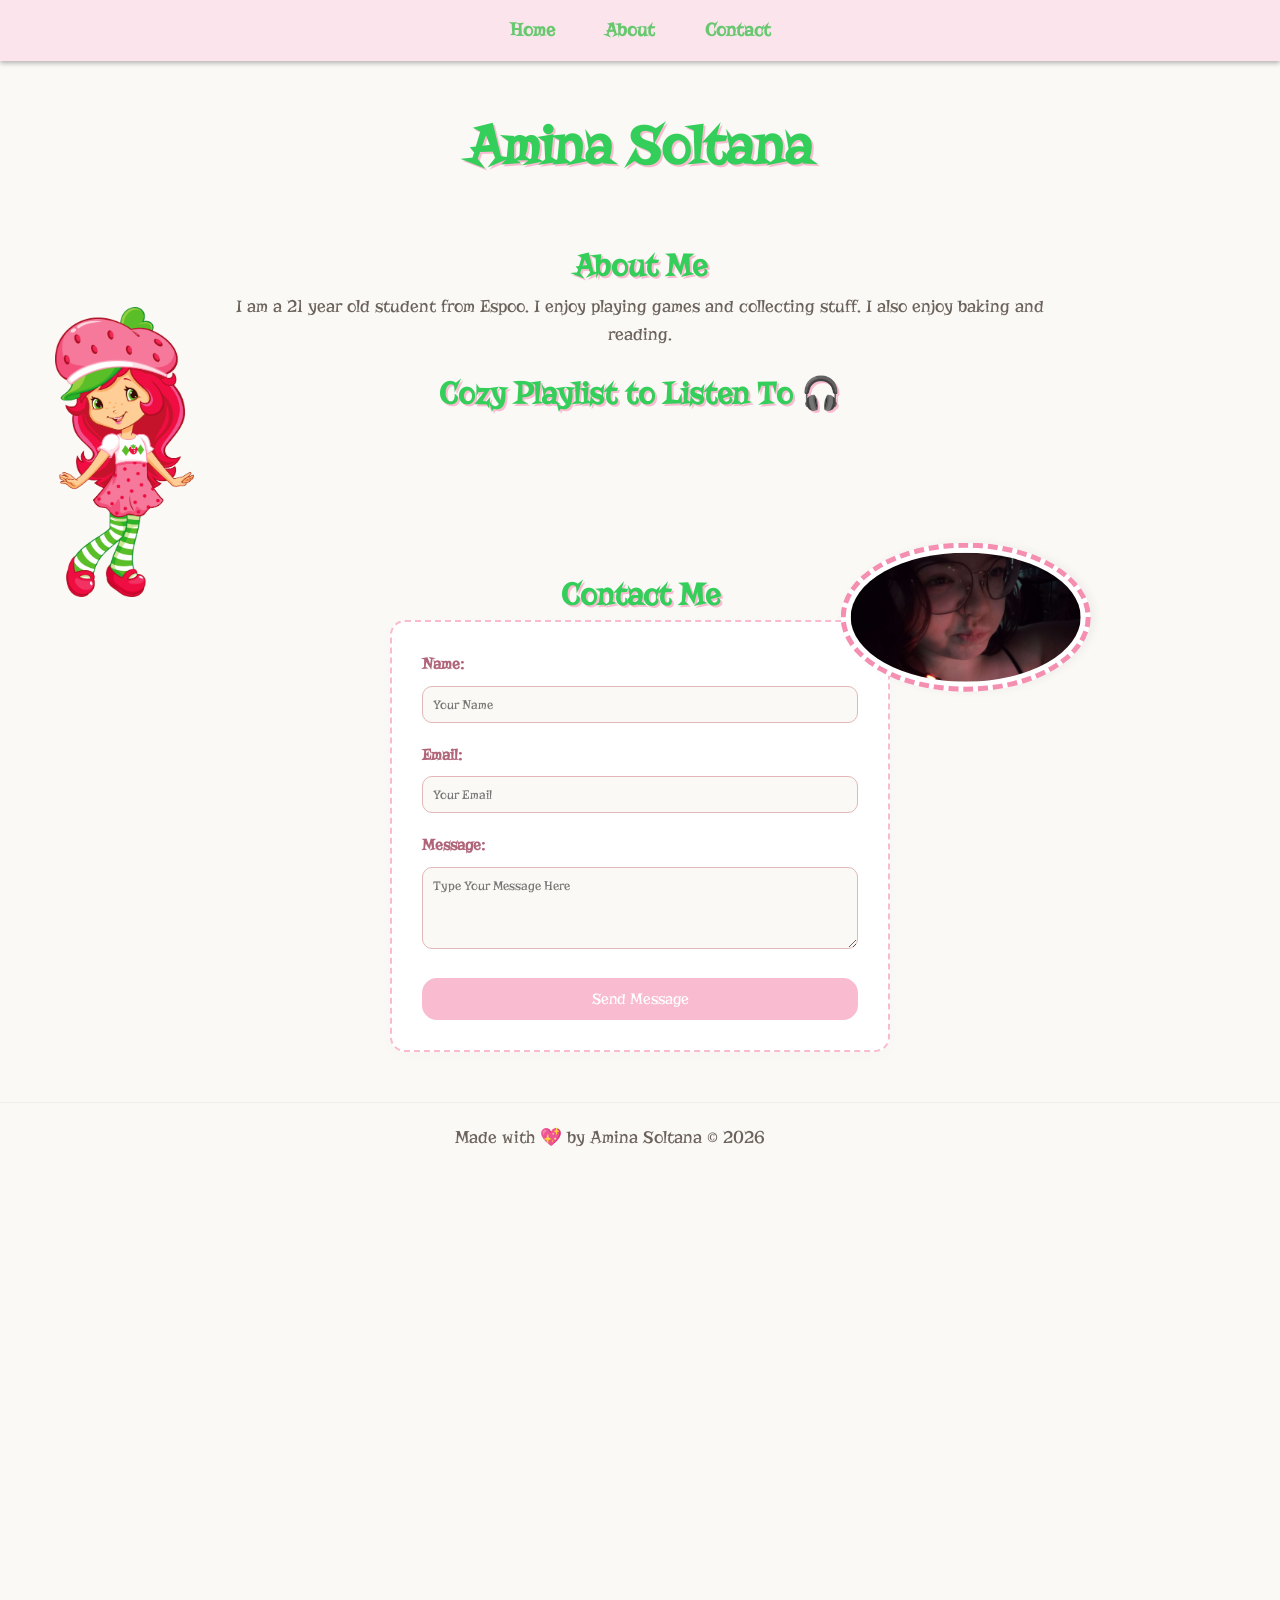
<file: Workshop01/index.html>
<!DOCTYPE html>
<html lang="en">
<head>
    <meta charset="UTF-8">
    <meta name="viewport" content="width=device-width, initial-scale=1.0">
    <!-- TODO: Add a descriptive title for your page -->

    <title> My Personal Website </title>
    
    <!-- Laurea favicon -->
    <link rel="icon" href="./Laurea_favicon.png" type="image/png">
    <link rel="preconnect" href="https://fonts.googleapis.com">
    <link rel="preconnect" href="https://fonts.gstatic.com" crossorigin>
    <link href="https://fonts.googleapis.com/css2?family=Risque&display=swap" rel="stylesheet">
    <link rel="stylesheet" href="./css/styles.css">
</head>
<body>
   <nav>
        <ul>
            <li><a href="#home">Home</a></li>
            <li><a href="#about">About</a></li>
            <li><a href="#contact">Contact</a></li>
        </ul>
    </nav>

<main>
    <section id="home">
        <h1>Amina Soltana</h1>  
    </section>
        
        <!-- TODO Task 1 & 3: Add an about section -->
    <section id="about">
        <h2>About Me</h2>
        <p>I am a 21 year old student from Espoo. I enjoy playing games and collecting stuff. I also enjoy baking and reading.</p>

    <section id="music">
        <h2>Cozy Playlist to Listen To 🎧</h2>
        <iframe src="https://open.spotify.com/embed/playlist/07zafP7Ow42ZRFSGGLlkO4?si=890ae82a9a9a42a0" width="80%" height="100" frameborder="0" align="center" allowfullscreen=""></iframe></section> 
</section>
    </section>
        
        <!-- TODO Task 4: Add contact form section here -->
        <section id="contact">
            <h2>Contact Me</h2>
            <form>
                <label for="name">Name:</label>
                <input type="text" id="name" name="name" placeholder="Your Name" required>

                <label for="email">Email:</label>
                <input type="email" id="email" name="email" placeholder="Your Email" required>

                <label for="message">Message:</label>
                <textarea id="message" name="message" placeholder="Type Your Message Here" rows="4" required></textarea>

                <button type="submit">Send Message</button>
            </form>
        </section>

    <img class="profile-image" src="Pictures/AminaSoltana.jpg" alt="Amina Soltana">
    <img class="Strawberry" src="Pictures/Strawberry.png" alt="Strawberry">
</main>
    
    <!-- Optional: Add a footer -->
    <footer>
        <p>Made with 💖 by Amina Soltana © 2026</p>
    </footer>
</body>
</html>
</file>
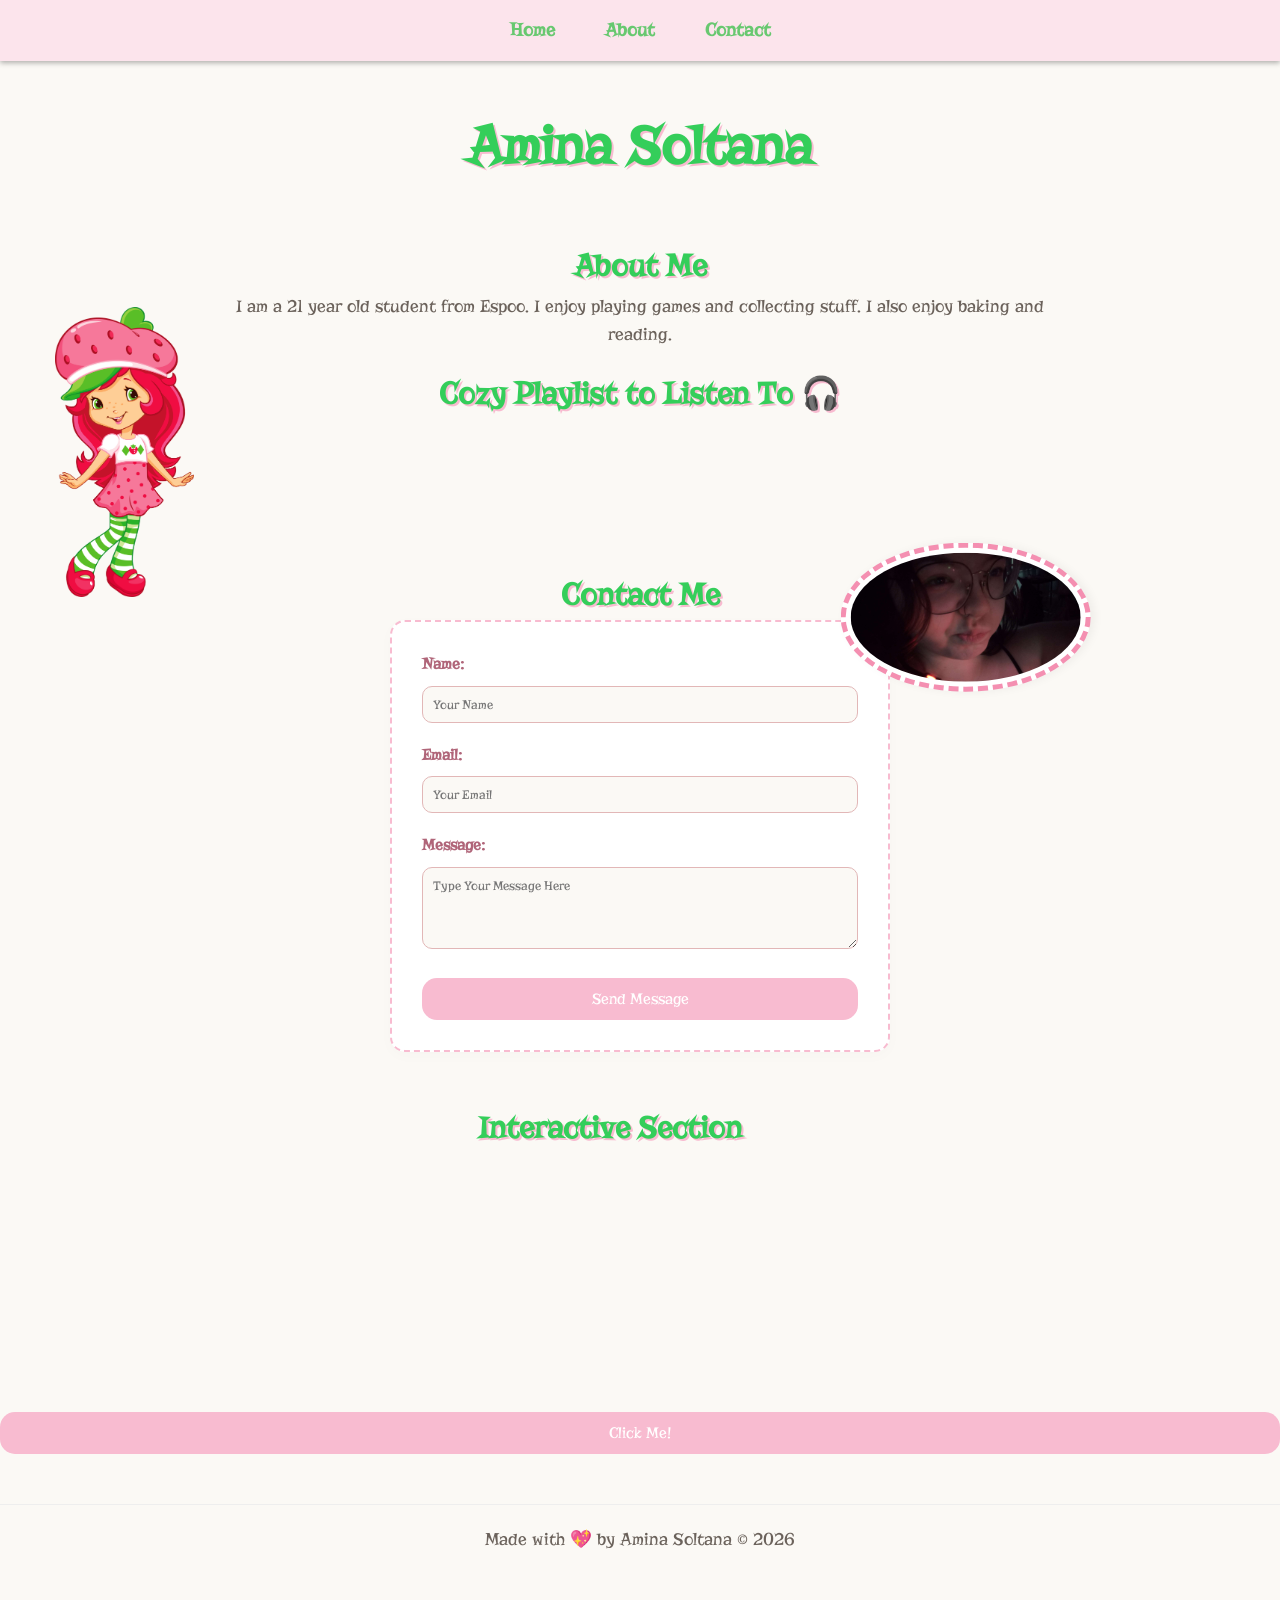
<file: Workshop02/index.html>
<!DOCTYPE html>
<html lang="en">
<head>
    <meta charset="UTF-8">
    <meta name="viewport" content="width=device-width, initial-scale=1.0">
    <!-- TODO: Add a descriptive title for your page -->

    <title> My Personal Website </title>
    
    <!-- Laurea favicon -->
    <link rel="icon" href="./Laurea_favicon.png" type="image/png">
    <link rel="preconnect" href="https://fonts.googleapis.com">
    <link rel="preconnect" href="https://fonts.gstatic.com" crossorigin>
    <link href="https://fonts.googleapis.com/css2?family=Risque&display=swap" rel="stylesheet">
    <link rel="stylesheet" href="./css/styles.css">
    <script src="js/script.js"></script>
</head>
<body>
   <nav>
        <ul>
            <li><a href="#home">Home</a></li>
            <li><a href="#about">About</a></li>
            <li><a href="#contact">Contact</a></li>
        </ul>
    </nav>

<main>
    <section id="home">
        <h1>Amina Soltana</h1>  
    </section>
        
        <!-- TODO Task 1 & 3: Add an about section -->
    <section id="about">
        <h2>About Me</h2>
        <p>I am a 21 year old student from Espoo. I enjoy playing games and collecting stuff. I also enjoy baking and reading.</p>

    <section id="music">
        <h2>Cozy Playlist to Listen To 🎧</h2>
        <iframe src="https://open.spotify.com/embed/playlist/07zafP7Ow42ZRFSGGLlkO4?si=890ae82a9a9a42a0" width="80%" height="100" frameborder="0" align="center" allowfullscreen=""></iframe></section> 
</section>
    </section>
        
        <!-- TODO Task 4: Add contact form section here -->
        <section id="contact">
            <h2>Contact Me</h2>
            <form>
                <label for="name">Name:</label>
                <input type="text" id="name" name="name" placeholder="Your Name" required>

                <label for="email">Email:</label>
                <input type="email" id="email" name="email" placeholder="Your Email" required>

                <label for="message">Message:</label>
                <textarea id="message" name="message" placeholder="Type Your Message Here" rows="4" required></textarea>

                <button type="submit">Send Message</button>
            </form>
        </section>


    <img class="profile-image" src="Pictures/AminaSoltana.jpg" alt="Amina Soltana">
    <img class="Strawberry" src="Pictures/Strawberry.png" alt="Strawberry">
</main>
    
<section>
        <h2>Interactive Section</h2>
        <button id="alertBtn" onclick="myfunction()" >Click Me!</button>
            </section>

    <!-- Optional: Add a footer -->
<footer>
        <p>Made with 💖 by Amina Soltana © 2026</p>
    </footer>
</body>
</html>
</file>
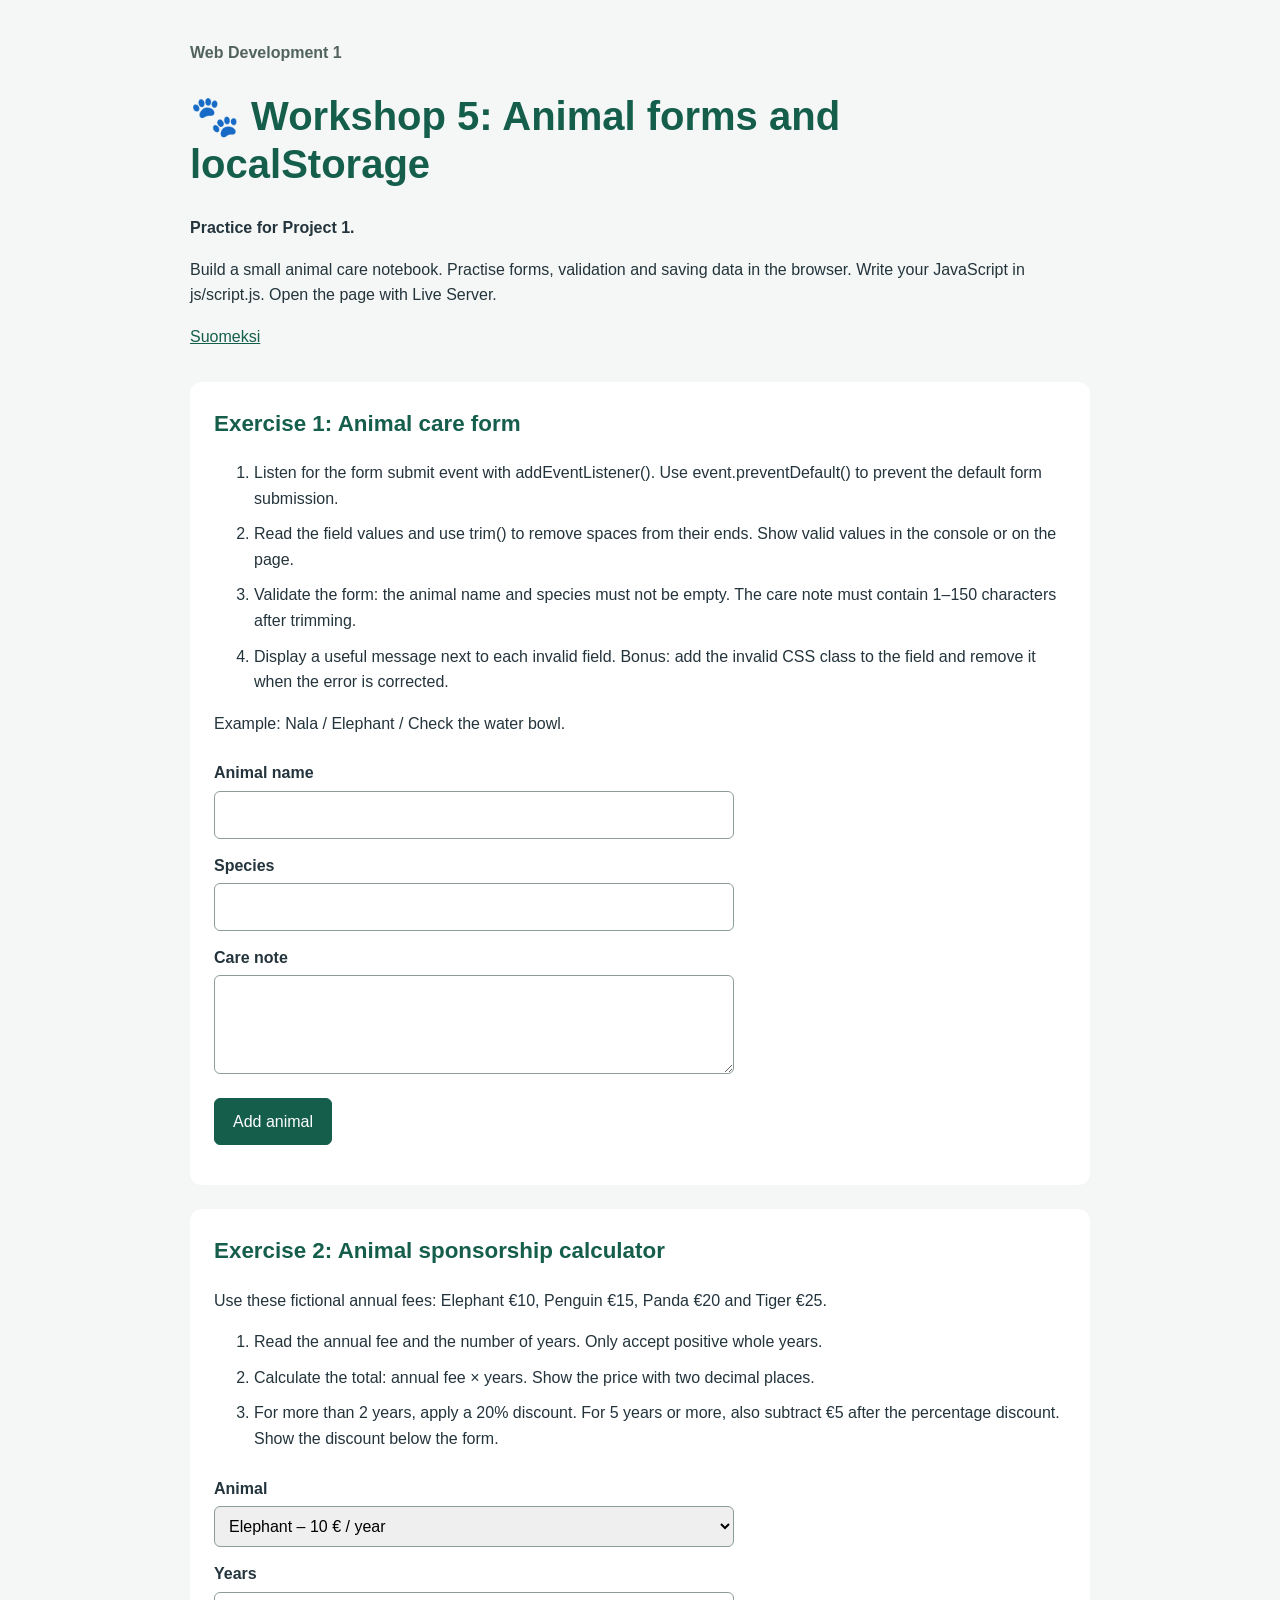
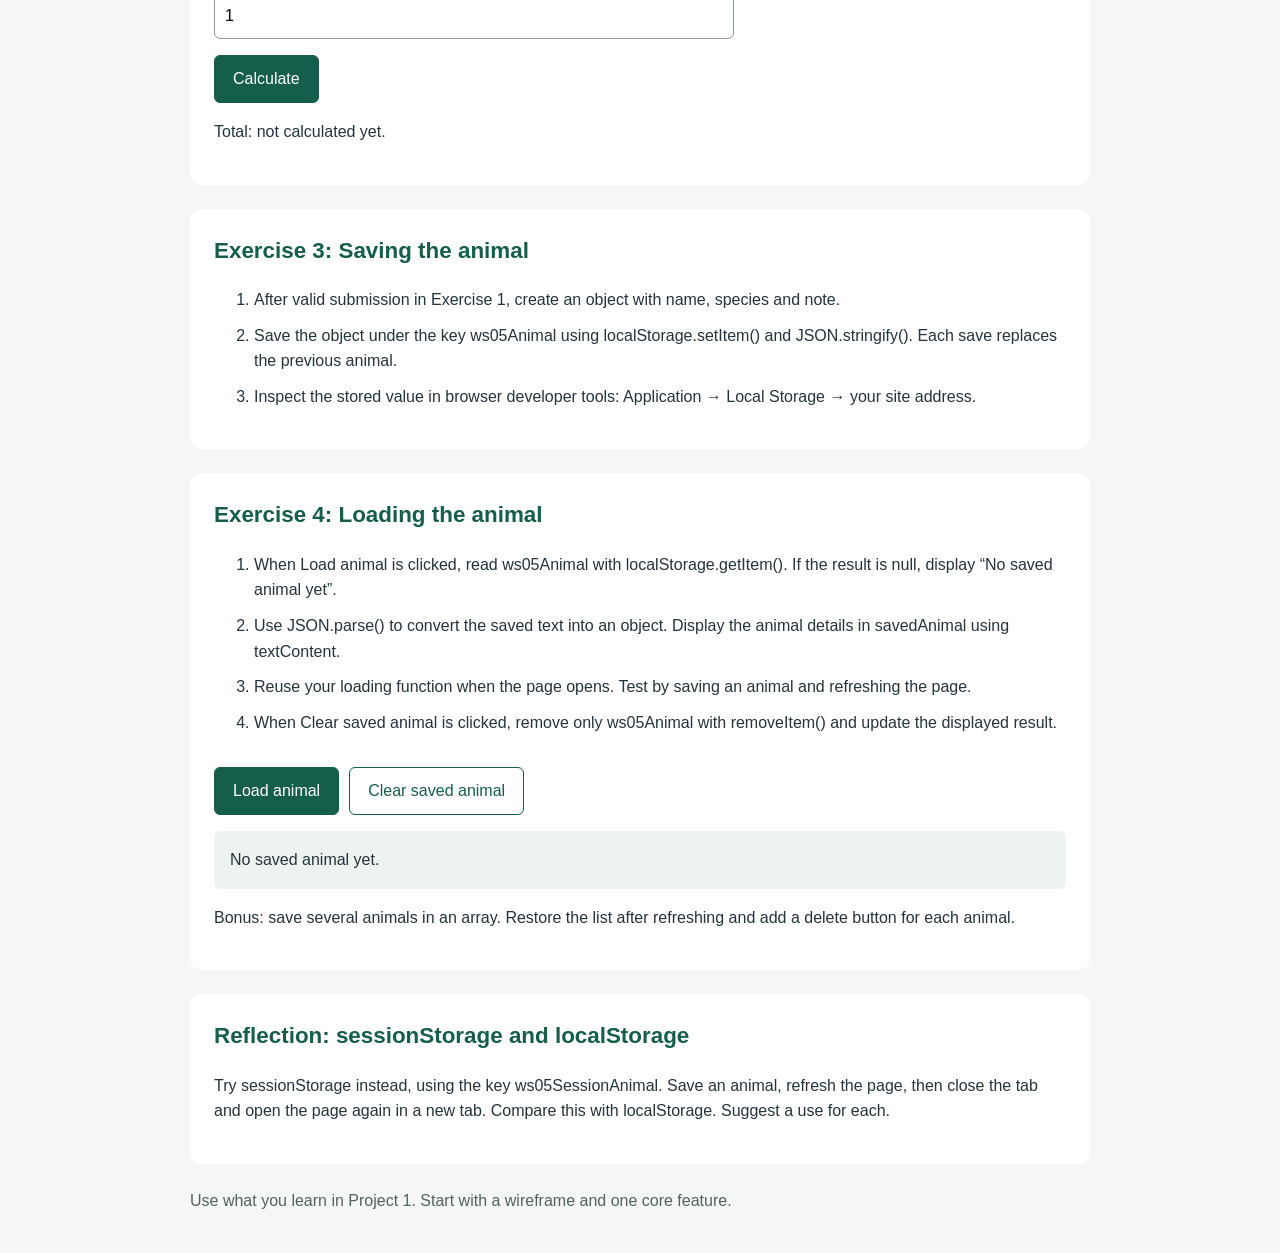
<file: Workshop05/index.html>
<!DOCTYPE html>
<html lang="en">
<head>
  <meta charset="UTF-8">
  <meta name="viewport" content="width=device-width, initial-scale=1.0">
  <title>Workshop 5: Animal forms and localStorage</title>
  <link rel="stylesheet" href="css/styles.css">
  <script src="js/script.js" defer></script>
</head>
<body>
<main>
<header>
  <p class="course">Web Development 1</p>
  <h1>🐾 Workshop 5: Animal forms and localStorage</h1>
  <p class="notice">Practice for Project 1.</p>
  <p>Build a small animal care notebook. Practise forms, validation and saving data in the browser. Write your JavaScript in js/script.js. Open the page with Live Server.</p>
  <a href="index-fi.html" lang="fi">Suomeksi</a>
</header>
<section>
  <h2>Exercise 1: Animal care form</h2>
  <ol><li>Listen for the form submit event with addEventListener(). Use event.preventDefault() to prevent the default form submission.</li><li>Read the field values and use trim() to remove spaces from their ends. Show valid values in the console or on the page.</li><li>Validate the form: the animal name and species must not be empty. The care note must contain 1–150 characters after trimming.</li><li>Display a useful message next to each invalid field. Bonus: add the invalid CSS class to the field and remove it when the error is corrected.</li></ol>




  <p>Example: Nala / Elephant / Check the water bowl.</p>
  <!-- novalidate allows students to practise JavaScript validation. -->
  <form id="animalForm" novalidate>
    <label for="animalName">Animal name</label>
    <input id="animalName" name="name" type="text" required aria-describedby="nameError">
    <span id="nameError" class="error" aria-live="polite"></span>
    <label for="animalSpecies">Species</label>
    <input id="animalSpecies" name="species" type="text" required aria-describedby="speciesError">
    <span id="speciesError" class="error" aria-live="polite"></span>
    <label for="careNote">Care note</label>
    <textarea id="careNote" name="note" rows="3" required aria-describedby="noteError"></textarea>
    <span id="noteError" class="error" aria-live="polite"></span>
    <button type="submit">Add animal</button>
  </form>
  <p id="formResult" role="status"></p>

</section>







<section>
  <h2>Exercise 2: Animal sponsorship calculator</h2>
  <p>Use these fictional annual fees: Elephant €10, Penguin €15, Panda €20 and Tiger €25.</p>
  <ol><li>Read the annual fee and the number of years. Only accept positive whole years.</li><li>Calculate the total: annual fee × years. Show the price with two decimal places.</li><li>For more than 2 years, apply a 20% discount. For 5 years or more, also subtract €5 after the percentage discount. Show the discount below the form.</li></ol>
  <form id="sponsorForm">
    <label for="animalType">Animal</label>
    <select id="animalType" name="type"><option value="10">Elephant – 10 € / year</option><option value="15">Penguin – 15 € / year</option><option value="20">Panda – 20 € / year</option><option value="25">Tiger – 25 € / year</option></select>
    <label for="years">Years</label>
    <input id="years" name="years" type="number" min="1" step="1" value="1" required>
    <button type="submit">Calculate</button>
  </form>
  <p id="cost" role="status">Total: not calculated yet.</p>
  <p id="discountMessage" aria-live="polite"></p>
</section>
<section>
  <h2>Exercise 3: Saving the animal</h2>
  <ol><li>After valid submission in Exercise 1, create an object with name, species and note.</li><li>Save the object under the key ws05Animal using localStorage.setItem() and JSON.stringify(). Each save replaces the previous animal.</li><li>Inspect the stored value in browser developer tools: Application → Local Storage → your site address.</li></ol>
</section>
<section>
  <h2>Exercise 4: Loading the animal</h2>
  <ol><li>When Load animal is clicked, read ws05Animal with localStorage.getItem(). If the result is null, display “No saved animal yet”.</li><li>Use JSON.parse() to convert the saved text into an object. Display the animal details in savedAnimal using textContent.</li><li>Reuse your loading function when the page opens. Test by saving an animal and refreshing the page.</li><li>When Clear saved animal is clicked, remove only ws05Animal with removeItem() and update the displayed result.</li></ol>
  <div class="actions">
    <button type="button" id="loadAnimal">Load animal</button>
    <button type="button" id="clearAnimal" class="secondary">Clear saved animal</button>
  </div>
  <p id="savedAnimal" class="saved" role="status">Saved animal details will appear here.</p>
  <p>Bonus: save several animals in an array. Restore the list after refreshing and add a delete button for each animal.</p>
</section>
<section>
  <h2>Reflection: sessionStorage and localStorage</h2>
  <p>Try sessionStorage instead, using the key ws05SessionAnimal. Save an animal, refresh the page, then close the tab and open the page again in a new tab. Compare this with localStorage. Suggest a use for each.</p>
</section>
<footer><p>Use what you learn in Project 1. Start with a wireframe and one core feature.</p></footer>
</main>







</body>
</html>
</file>
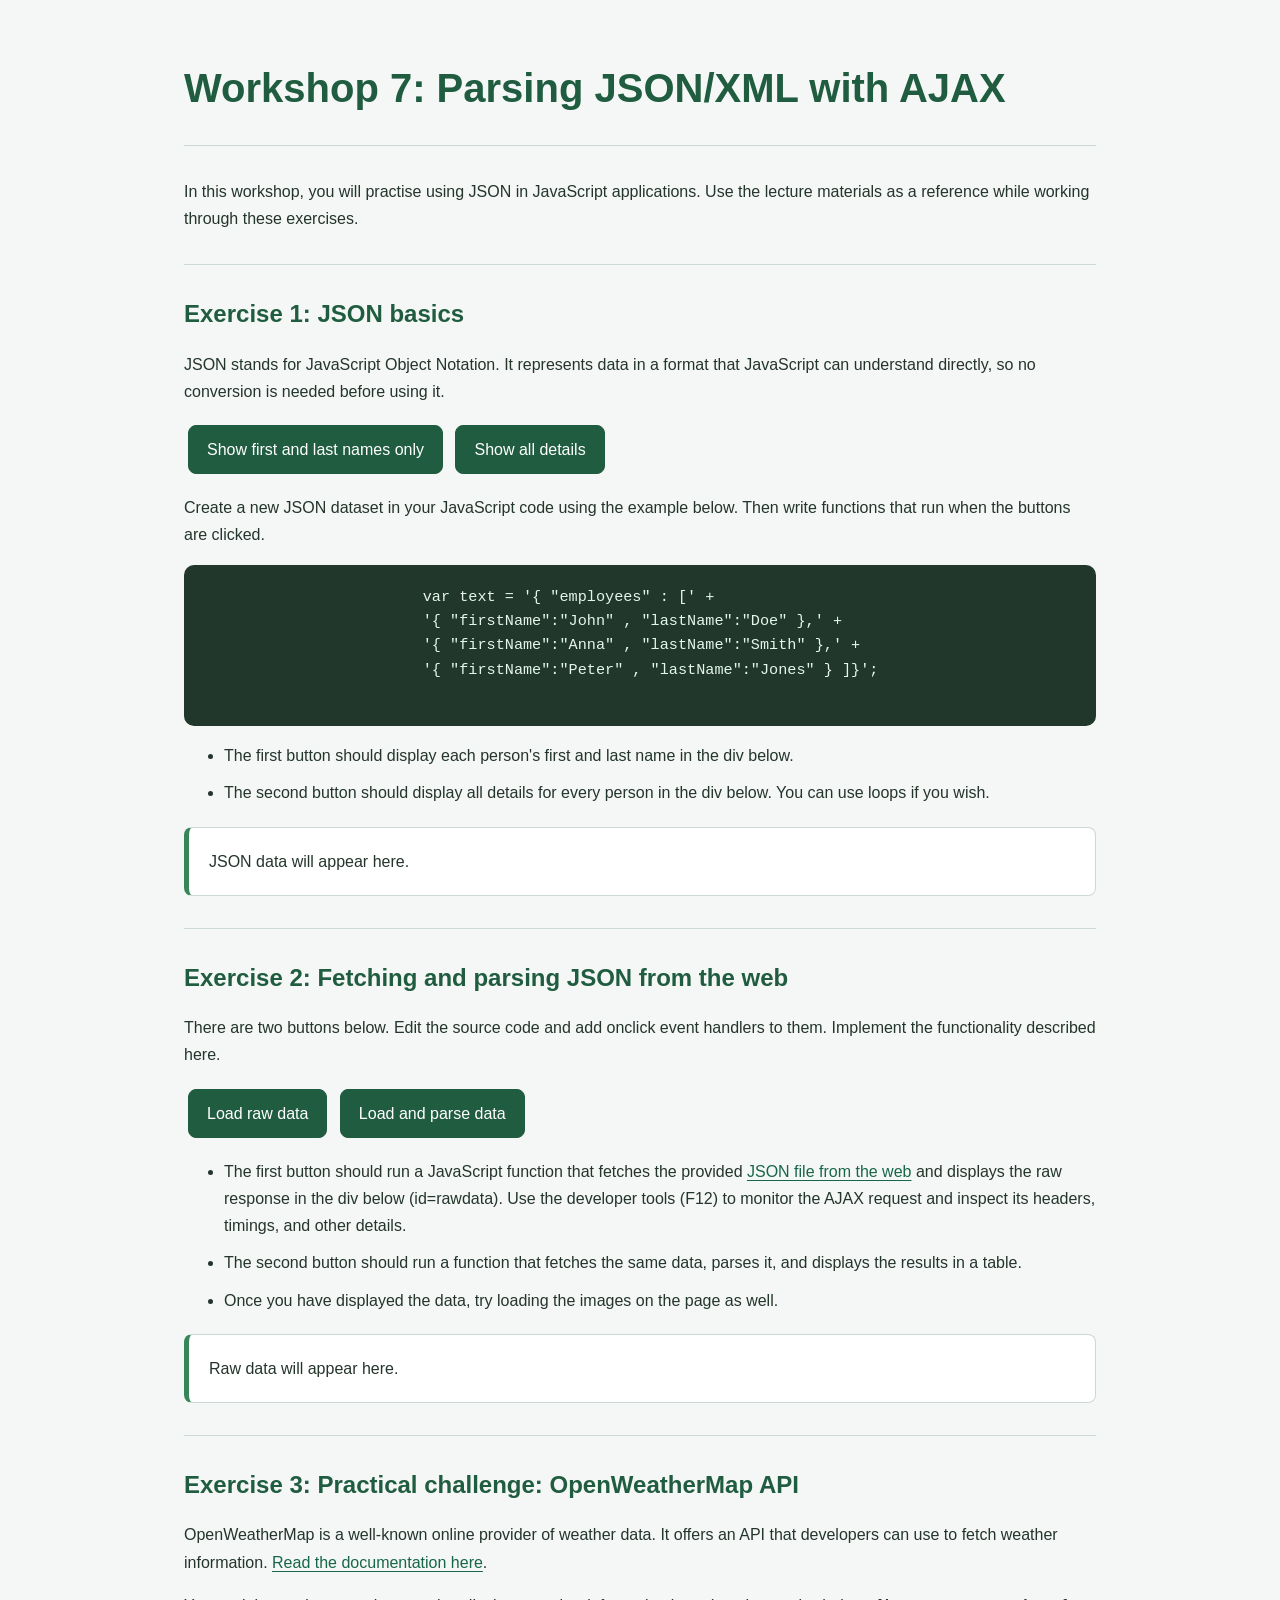
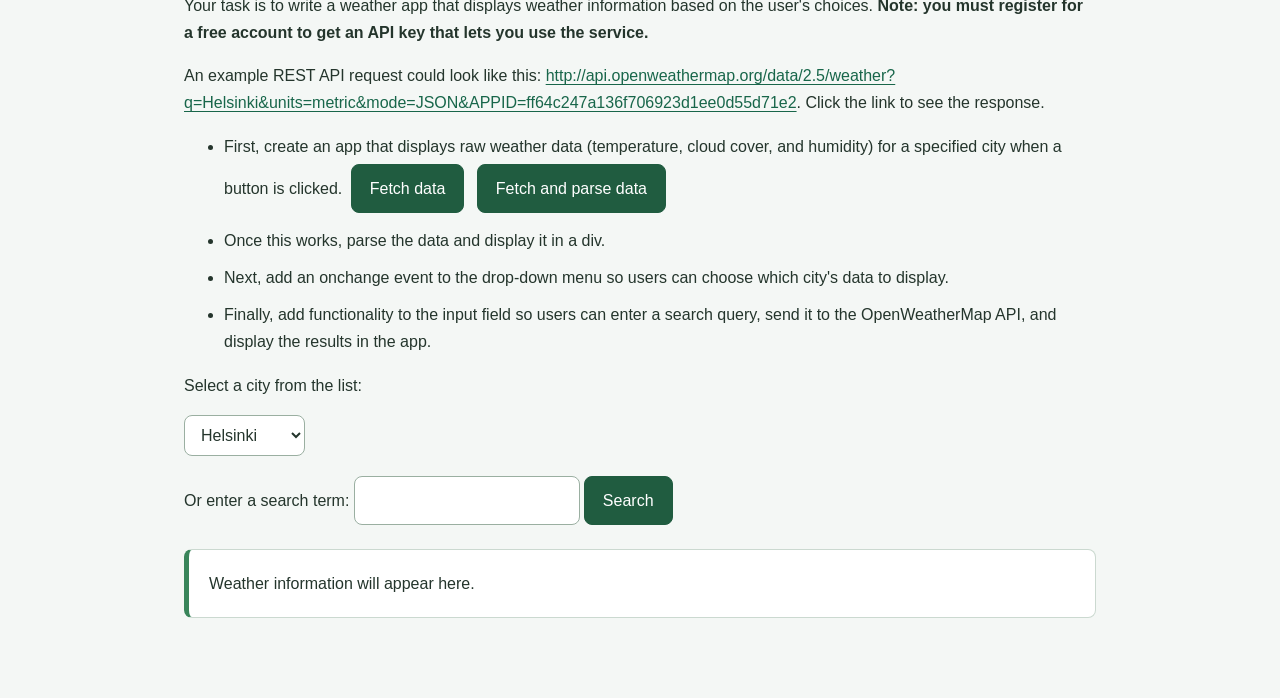
<file: Workshop07AJAX/index.html>
<!doctype html>
<html lang="en">
  <head>
    <meta charset="utf-8" />
    <title>Workshop 7</title>
    <link rel="stylesheet" href="css/styles.css" />
    <meta name="viewport" content="width=device-width, initial-scale=1" />
    <script src="scripts.js" defer></script>
  </head>

  <body class="ws8">
    <h1>Workshop 7: Parsing JSON/XML with AJAX</h1>
    <hr />
    <p>
      In this workshop, you will practise using JSON in JavaScript applications.
      Use the lecture materials as a reference while working through these
      exercises.
    </p>

    <hr />
    <h2>Exercise 1: JSON basics</h2>
    <p>
      JSON stands for JavaScript Object Notation. It represents data in a format
      that JavaScript can understand directly, so no conversion is needed before
      using it.
    </p>
    <p>
      <button id="namesOnly">Show first and last names only</button>
      <button id="allDetails">Show all details</button>
    </p>
    <p>
      Create a new JSON dataset in your JavaScript code using the example below.
      Then write functions that run when the buttons are clicked.
    </p>

    <pre>
			var text = '{ "employees" : [' +
			'{ "firstName":"John" , "lastName":"Doe" },' +
			'{ "firstName":"Anna" , "lastName":"Smith" },' +
			'{ "firstName":"Peter" , "lastName":"Jones" } ]}';
		</pre
    >
    <ul>
      <li>
        The first button should display each person's first and last name in the
        div below.
      </li>
      <li>
        The second button should display all details for every person in the div
        below. You can use loops if you wish.
      </li>
    </ul>
    <div id="jsondata">JSON data will appear here.</div>
    <hr />
    <h2>Exercise 2: Fetching and parsing JSON from the web</h2>
    <p>
      There are two buttons below. Edit the source code and add onclick event
      handlers to them. Implement the functionality described here.
    </p>
    <p>
      <button id="loadRawData">Load raw data</button>
      <button id="loadParsedData">Load and parse data</button>
    </p>

    <ul>
      <li>
        The first button should run a JavaScript function that fetches the
        provided
        <a href="http://www.omdbapi.com/?s=star+wars&apikey=cbbc6750"
          >JSON file from the web</a
        >
        and displays the raw response in the div below (id=rawdata). Use the
        developer tools (F12) to monitor the AJAX request and inspect its
        headers, timings, and other details.
      </li>
      <li>
        The second button should run a function that fetches the same data,
        parses it, and displays the results in a table.
      </li>
      <li>
        Once you have displayed the data, try loading the images on the page as
        well.
      </li>
    </ul>
    <div id="rawdata">Raw data will appear here.</div>

    <hr />
    <h2>Exercise 3: Practical challenge: OpenWeatherMap API</h2>

    <p>
      OpenWeatherMap is a well-known online provider of weather data. It offers
      an API that developers can use to fetch weather information.
      <a href="https://openweathermap.org/api">Read the documentation here</a>.
    </p>
    <p>
      Your task is to write a weather app that displays weather information
      based on the user's choices.
      <b
        >Note: you must register for a free account to get an API key that lets
        you use the service.</b
      >
    </p>

    <p>
      An example REST API request could look like this:
      <a
        href="http://api.openweathermap.org/data/2.5/weather?q=Helsinki&units=metric&mode=JSON&APPID=ff64c247a136f706923d1ee0d55d71e2"
        >http://api.openweathermap.org/data/2.5/weather?q=Helsinki&units=metric&mode=JSON&APPID=ff64c247a136f706923d1ee0d55d71e2</a
      >. Click the link to see the response.
    </p>
    <ul>
      <li>
        First, create an app that displays raw weather data (temperature, cloud
        cover, and humidity) for a specified city when a button is clicked.
        <button id="fetchWeatherRaw">Fetch data</button>
        <button id="fetchWeatherParsed">Fetch and parse data</button>
      </li>
      <li>Once this works, parse the data and display it in a div.</li>
      <li>
        Next, add an onchange event to the drop-down menu so users can choose
        which city's data to display.
      </li>
      <li>
        Finally, add functionality to the input field so users can enter a
        search query, send it to the OpenWeatherMap API, and display the results
        in the app.
      </li>
    </ul>
    <p>Select a city from the list:</p>
    <select name="mySelect" id="city" onchange="">
      <option value="Helsinki">Helsinki</option>
      <option value="Stockholm">Stockholm</option>
      <option value="Rome">Rome</option>
      <option value="New York">New York</option>
    </select>
    <p>
      Or enter a search term: <input id="citysearch" type="text" /><button
        id="search"
      >
        Search
      </button>
    </p>
    <div id="weatherdata">Weather information will appear here.</div>
  </body>
</html>
</file>
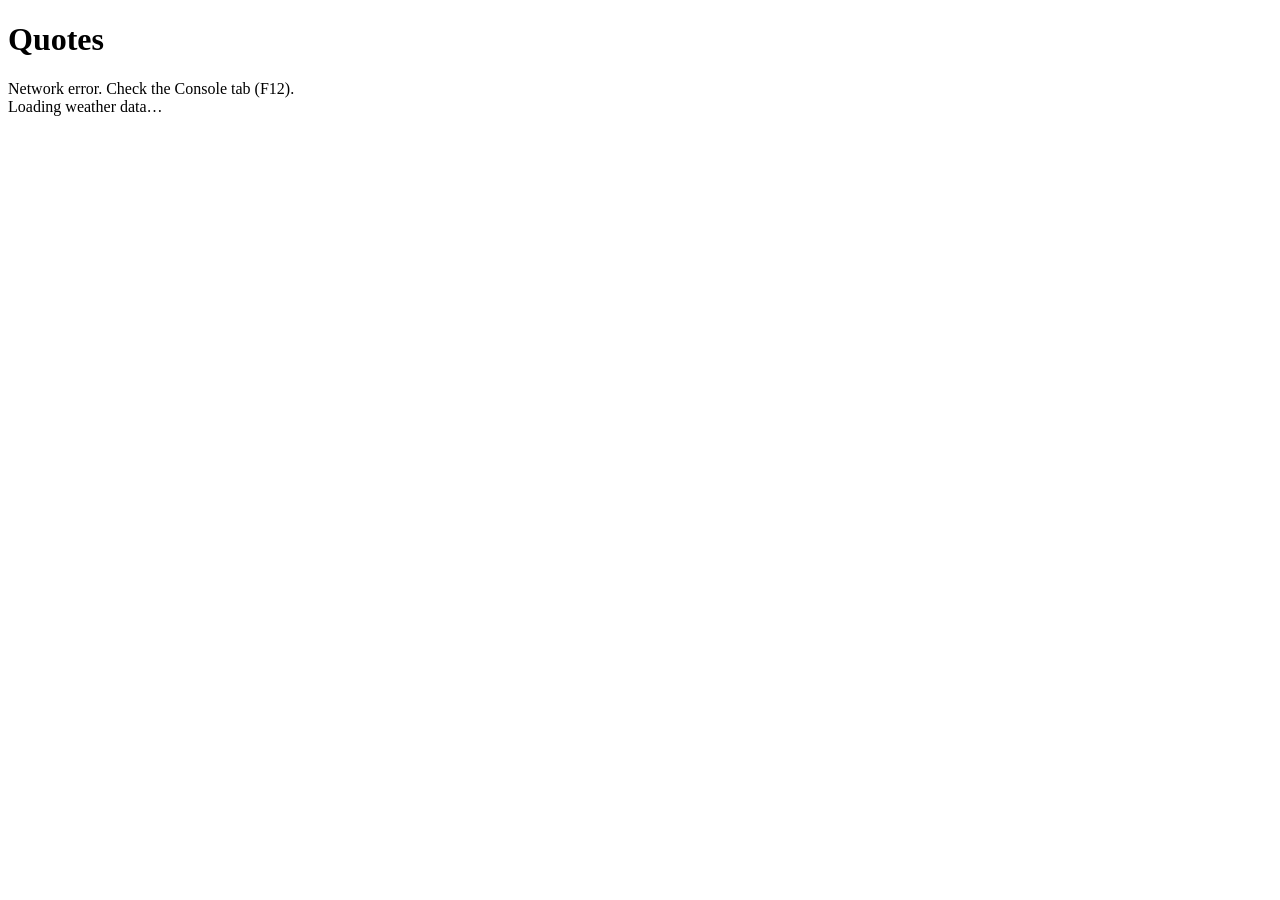
<file: Workshop07AJAX/class_exercise/index.html>
<!DOCTYPE html>
<html lang="en">

<head>
    <meta charset="UTF-8">
    <title>Quotes</title>
</head>

<body>
    <h1>Quotes</h1>
    <div id="Quotes"></div>
    <div id="weatherdata">Loading weather data…</div>
    
    <div id="weatherdata">Loading weather data…</div>
    <script src="ajaxdemo-weathermap-funktiot.js"></script>

</body>



</html>
</file>
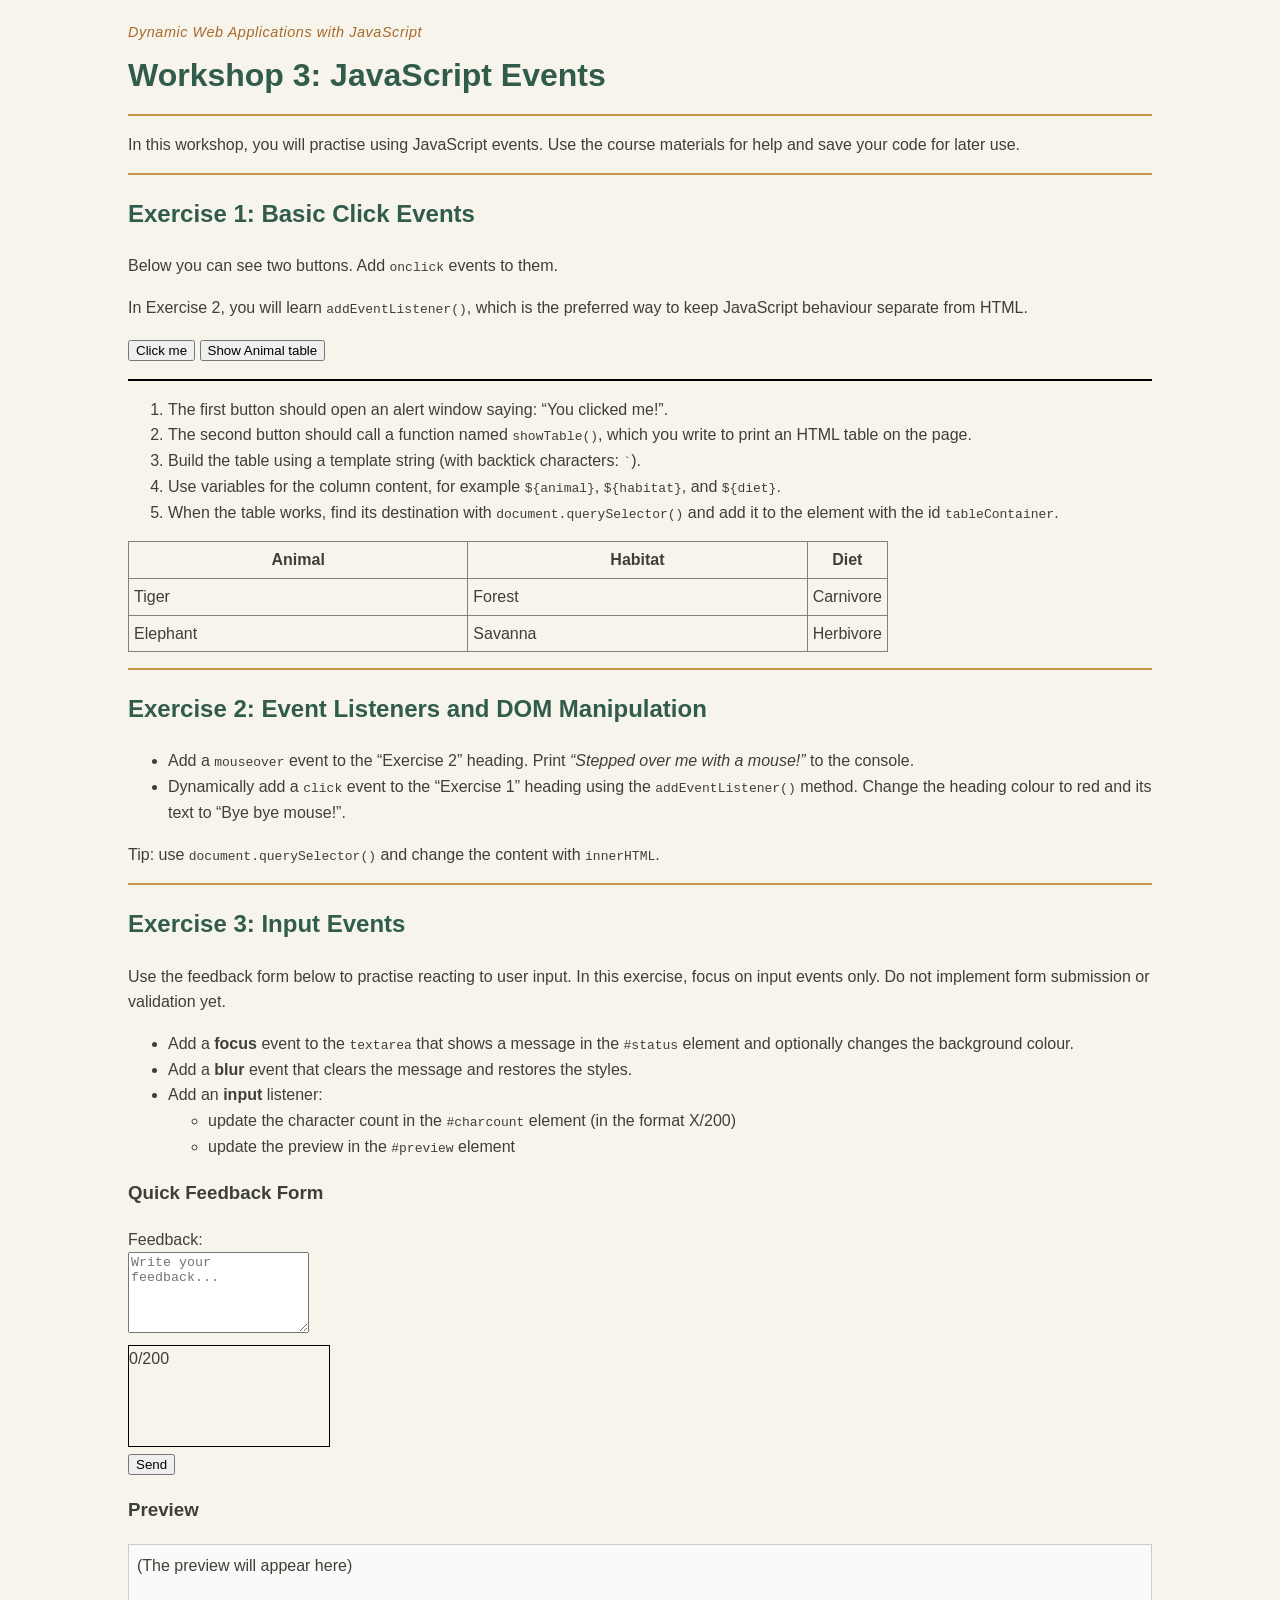
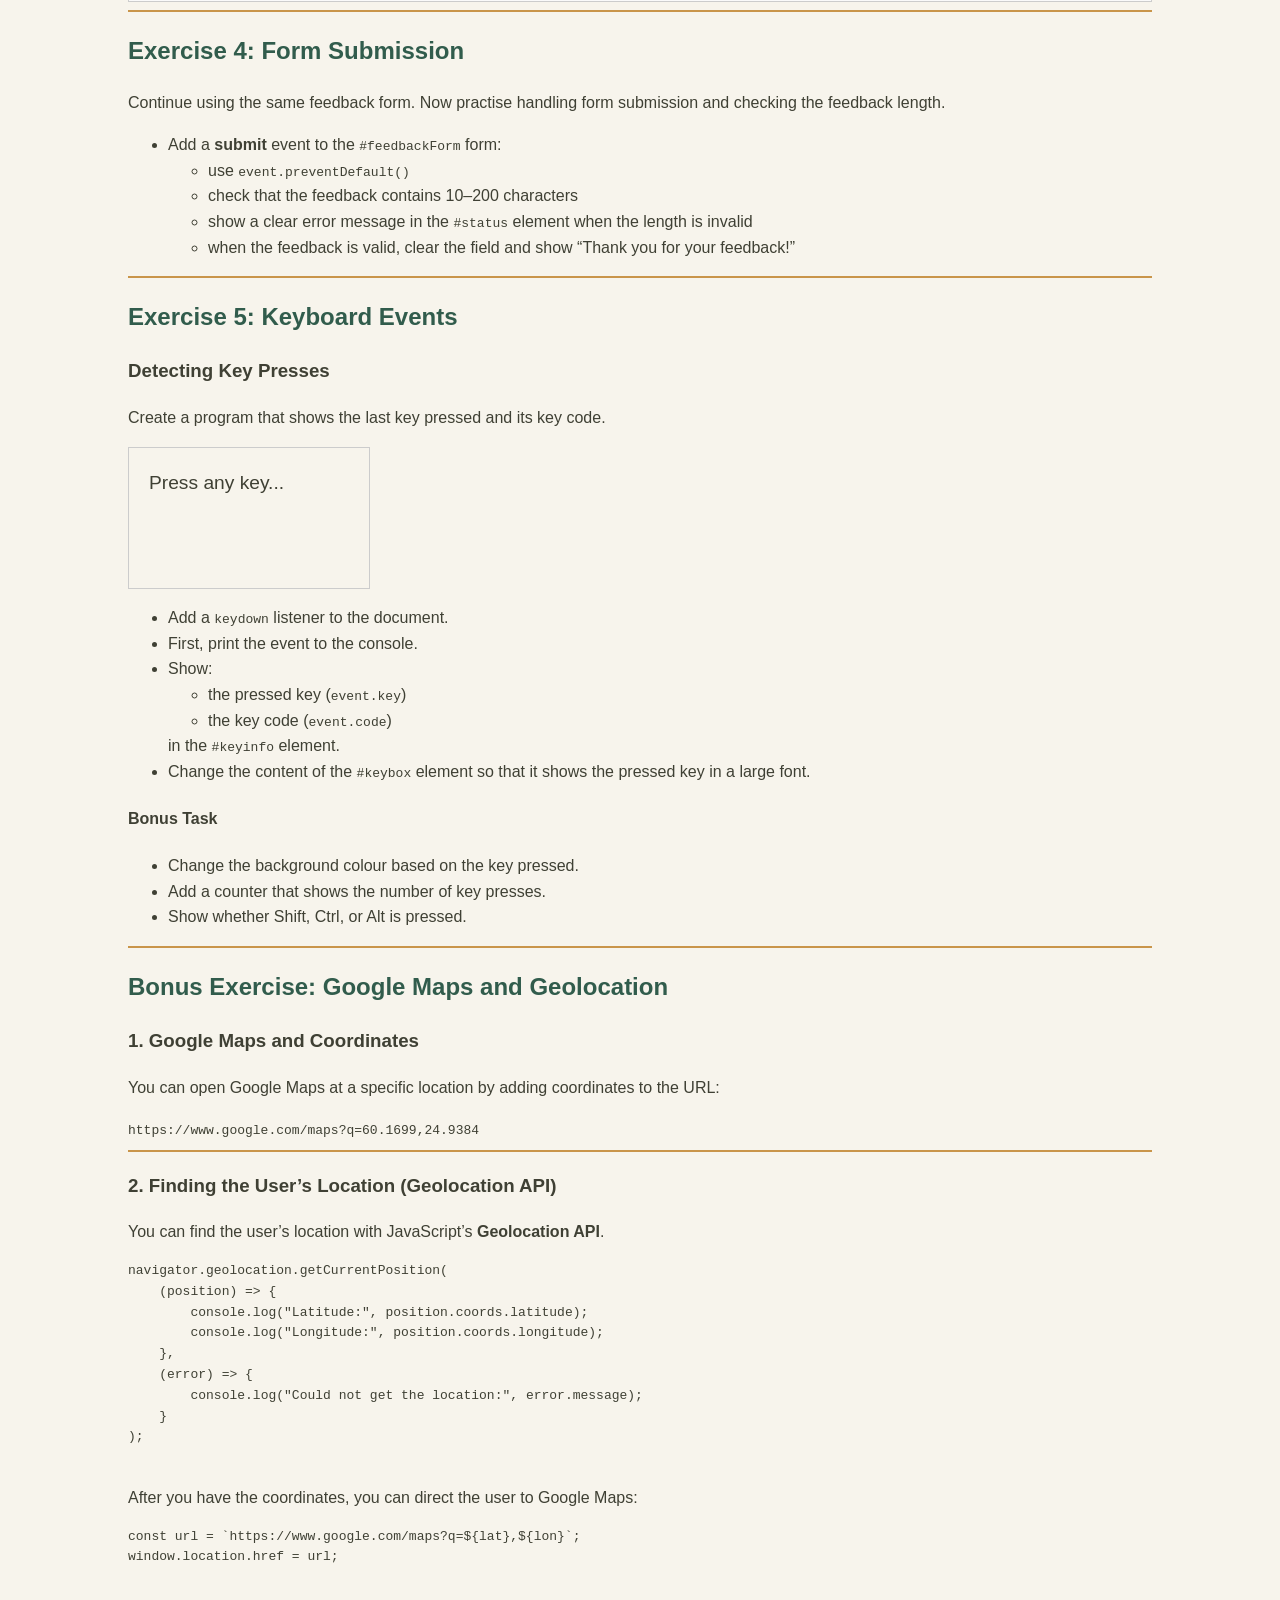
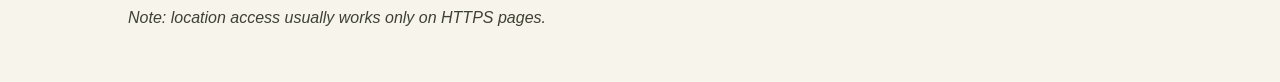
<file: Workshop03/Workshop03.html>
<!DOCTYPE html>
<html lang="en">
<head>
    <meta charset="utf-8">
    <title>Workshop 3</title>
    <link rel="stylesheet" href="css/styles.css">
    <script src="js/script.js" defer></script>
</head>

<body class="ws3">
    <h1>Workshop 3: JavaScript Events</h1>
    <hr>
    <p>
        In this workshop, you will practise using JavaScript events.
        Use the course materials for help and save your code for later use.
    </p>
    <hr>

    <!-- Exercise 1 -->
    <h2 onclick>Exercise 1: Basic Click Events</h2>
    <p>Below you can see two buttons. Add <code>onclick</code> events to them.</p>
    <p>In Exercise 2, you will learn <code>addEventListener()</code>, which is the preferred way to keep JavaScript behaviour separate from HTML.</p>

    <p>
        <button ONCLICK="alert('You clicked me!')">Click me</button> 
        <button ONCLICK="showTable()">Show Animal table</button>
    </p>

    <div id="tableContainer"></div>

    <ol>
        <li>The first button should open an alert window saying: “You clicked me!”.</li>
        <li>The second button should call a function named <code>showTable()</code>, which you write to print an HTML table on the page.</li>
        <li>Build the table using a template string (with backtick characters: <code>`</code>).</li>
        <li>Use variables for the column content, for example <code>${animal}</code>, <code>${habitat}</code>, and <code>${diet}</code>.</li>
        <li>When the table works, find its destination with <code>document.querySelector()</code> and add it to the element with the id <code>tableContainer</code>.</li>
    </ol>

    <table id="example" class="display">
        <thead>
            <tr>
                <th>Animal</th>
                <th>Habitat</th>
                <th>Diet</th>
            </tr>
        </thead>
        <tbody>
            <tr>
                <td>Tiger</td>
                <td>Forest</td>
                <td>Carnivore</td>
            </tr>
            <tr>
                <td>Elephant</td>
                <td>Savanna</td>
                <td>Herbivore</td>
            </tr>
        </tbody>
    </table>
<hr>

    <!-- Exercise 2 -->
    <h2 onmouseover="headingmouseover()">Exercise 2: Event Listeners and DOM Manipulation </h2>
    <ul>
        <li>Add a <code>mouseover</code> event to the “Exercise 2” heading. Print <em>“Stepped over me with a mouse!”</em> to the console.</li>
        <li>Dynamically add a <code>click</code> event to the “Exercise 1” heading using the <code>addEventListener()</code> method. Change the heading colour to red and its text to “Bye bye mouse!”.</li>
    </ul>
    <p>Tip: use <code>document.querySelector()</code> and change the content with <code>innerHTML</code>.</p>

    <hr>

    <!-- Exercise 3 -->
    <h2>Exercise 3: Input Events</h2>
    <p>
        Use the feedback form below to practise reacting to user input.
        In this exercise, focus on input events only. Do not implement form submission or validation yet.
    </p>

    <ul>
        <li>Add a <strong>focus</strong> event to the <code>textarea</code> that shows a message in the <code>#status</code> element and optionally changes the background colour.</li>
        <li>Add a <strong>blur</strong> event that clears the message and restores the styles.</li>
        <li>Add an <strong>input</strong> listener:
            <ul>
                <li>update the character count in the <code>#charcount</code> element (in the format X/200)</li>
                <li>update the preview in the <code>#preview</code> element</li>
            </ul>
        </li>
    </ul>

    <h3>Quick Feedback Form</h3>

    <form id="feedbackForm" novalidate>
        <label for="feedback">Feedback:</label><br>
        <textarea id="feedback" placeholder="Write your feedback..." rows="5"></textarea><br>

        <div style="margin: 4px 0;">
            <span id="charcount">0/200</span>
            <span id="status" aria-live="polite" style="margin-left: 8px; color: #666;"></span>
        </div>

        <button id="sendBtn" type="submit">Send</button>
    </form>

    <h3>Preview</h3>
    <div id="preview" style="border: 1px solid #ccc; padding: 8px; min-height: 40px; background: #fafafa;">
        (The preview will appear here)
    </div>

    <hr>

    <!-- Exercise 4 -->
    <h2>Exercise 4: Form Submission</h2>
    <p>
        Continue using the same feedback form. Now practise handling form submission and checking the feedback length.
    </p>

    <ul>
        <li>Add a <strong>submit</strong> event to the <code>#feedbackForm</code> form:
            <ul>
                <li>use <code>event.preventDefault()</code></li>
                <li>check that the feedback contains 10–200 characters</li>
                <li>show a clear error message in the <code>#status</code> element when the length is invalid</li>
                <li>when the feedback is valid, clear the field and show “Thank you for your feedback!”</li>
            </ul>
        </li>
    </ul>

    <hr>

    <!-- Exercise 5 -->
    <h2>Exercise 5: Keyboard Events</h2>

    <h3>Detecting Key Presses</h3>

    <p>
        Create a program that shows the last key pressed and its key code.
    </p>

    <div id="keybox" style="padding: 20px; border: 1px solid #ccc; font-size: 1.2em;">
        Press any key...
    </div>

    <p id="keyinfo"></p>

    <ul>
        <li>Add a <code>keydown</code> listener to the document.</li>
        <li>First, print the event to the console.</li>
        <li>Show:
            <ul>
                <li>the pressed key (<code>event.key</code>)</li>
                <li>the key code (<code>event.code</code>)</li>
            </ul>
            in the <code>#keyinfo</code> element.
        </li>
        <li>
            Change the content of the <code>#keybox</code> element so that it shows the pressed key in a large font.
        </li>
    </ul>
    
    <h4>Bonus Task</h4>
    <ul>
        <li>Change the background colour based on the key pressed.</li>
        <li>Add a counter that shows the number of key presses.</li>
        <li>Show whether Shift, Ctrl, or Alt is pressed.</li>
    </ul>

<hr>










    <!-- Bonus Exercise -->
    <h2>Bonus Exercise: Google Maps and Geolocation</h2>

    <h3>1. Google Maps and Coordinates</h3>
    <p>
        You can open Google Maps at a specific location by adding coordinates to the URL:
    </p>
    <code>https://www.google.com/maps?q=60.1699,24.9384</code>

    <hr>

    <h3>2. Finding the User’s Location (Geolocation API)</h3>
    <p>
        You can find the user’s location with JavaScript’s <strong>Geolocation API</strong>.
    </p>

    <pre>
navigator.geolocation.getCurrentPosition(
    (position) => {
        console.log("Latitude:", position.coords.latitude);
        console.log("Longitude:", position.coords.longitude);
    },
    (error) => {
        console.log("Could not get the location:", error.message);
    }
);
    </pre>

    <p>After you have the coordinates, you can direct the user to Google Maps:</p>

    <pre>
const url = `https://www.google.com/maps?q=${lat},${lon}`;
window.location.href = url;
    </pre>

    <p><em>Note: location access usually works only on HTTPS pages.</em></p>

</body>
</html>
</file>
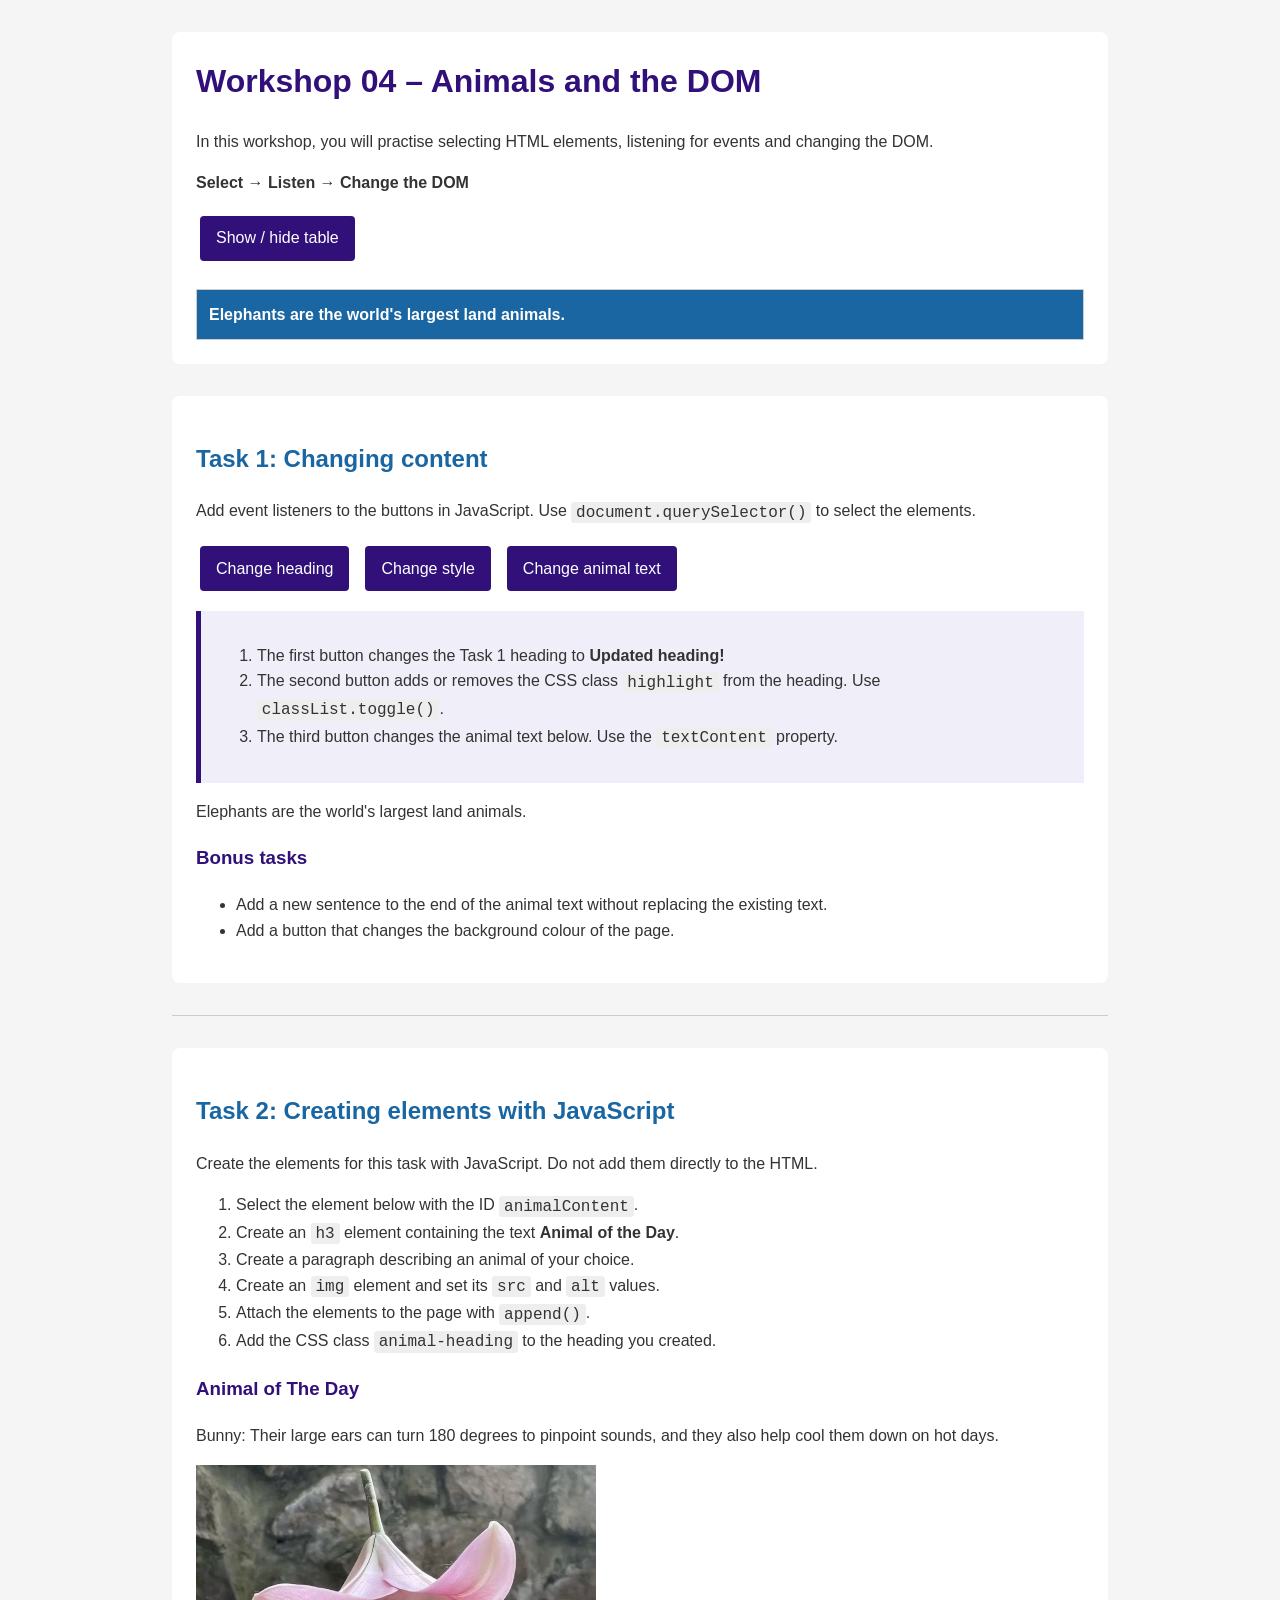
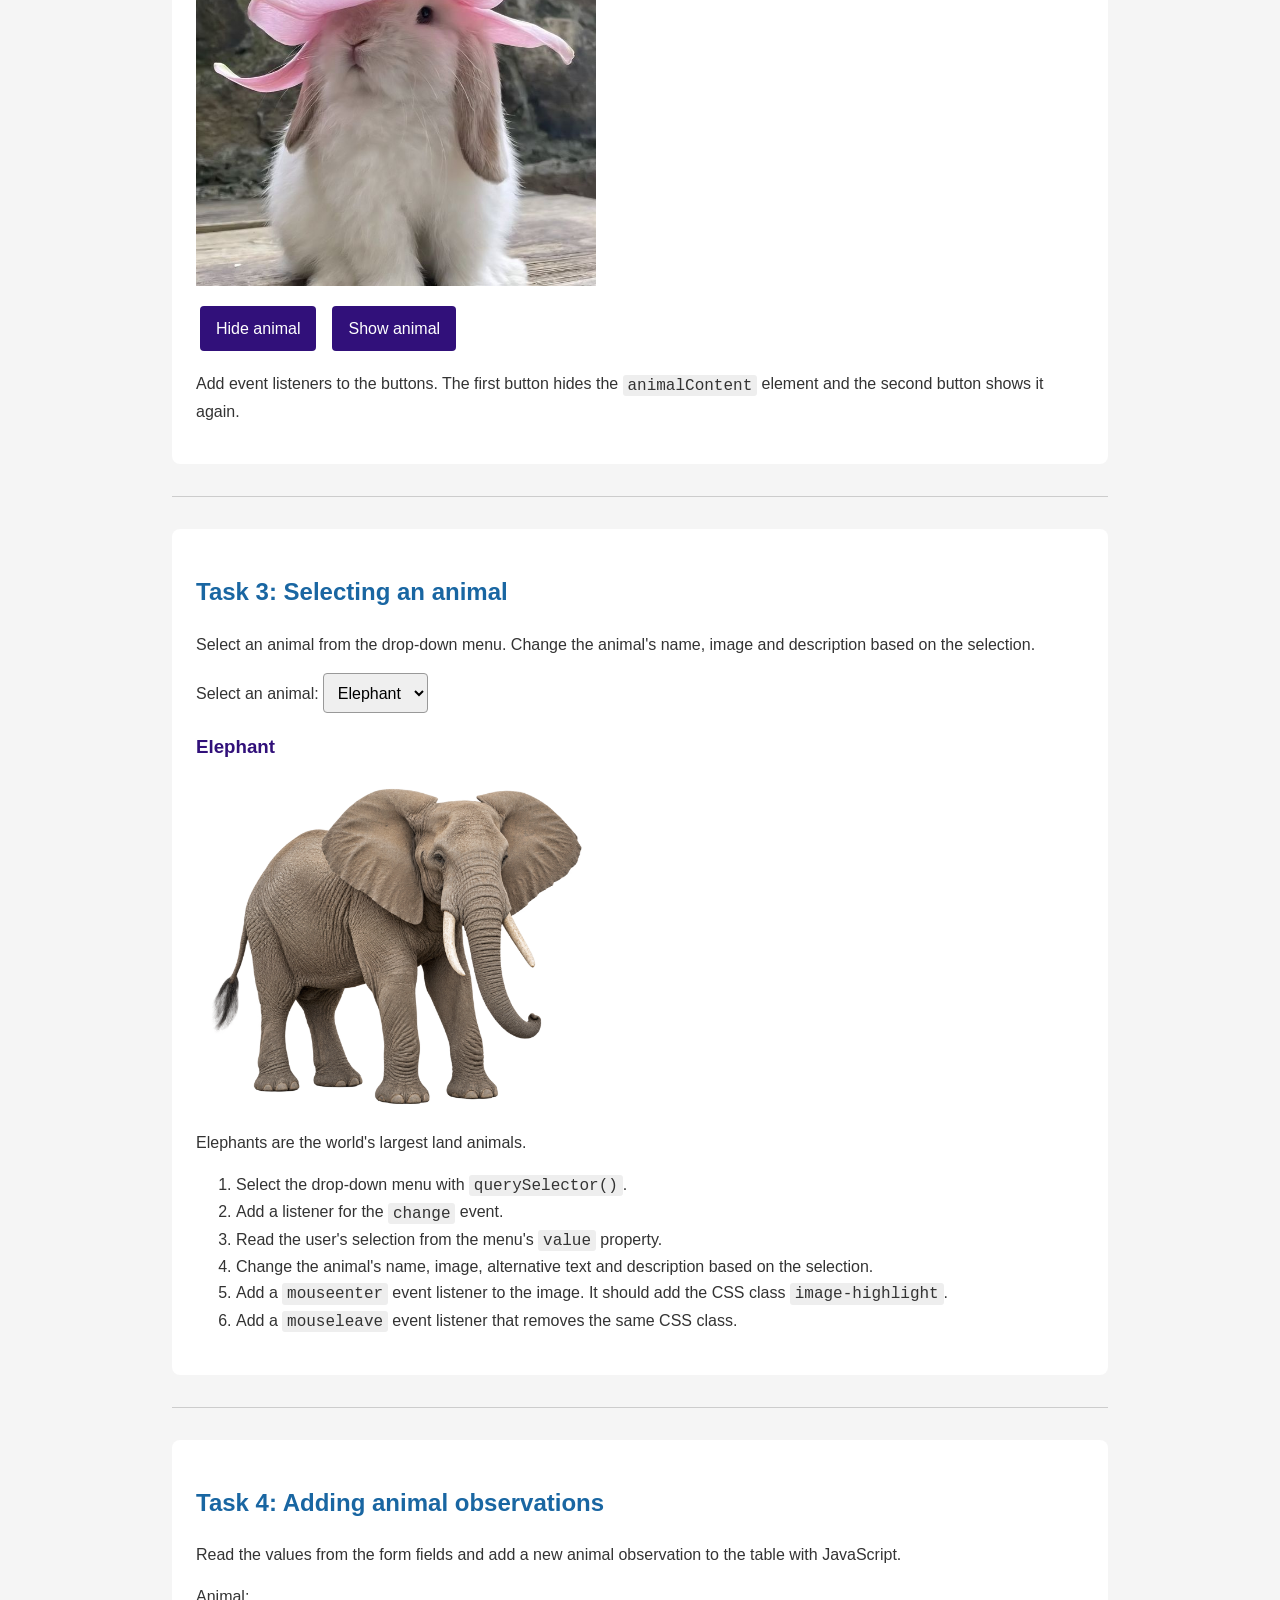
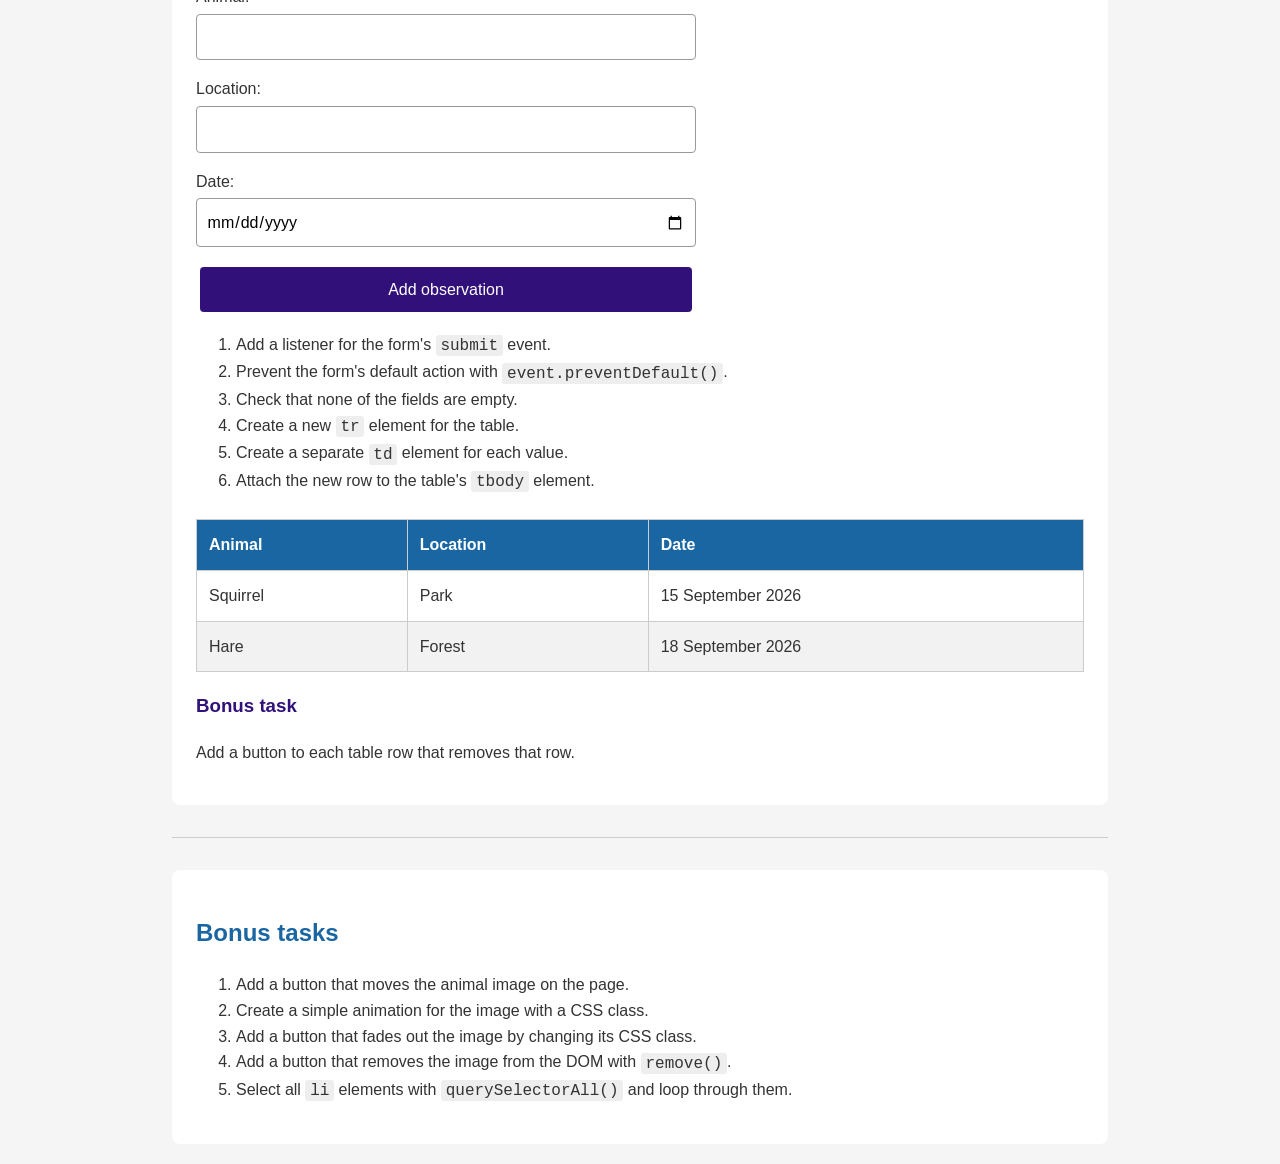
<file: Workshop04/workshop4-EN.html>
<!DOCTYPE html>
<html lang="en">

<head>
    <meta charset="UTF-8">
    <meta name="viewport" content="width=device-width, initial-scale=1.0">

    <title>Workshop 04 – DOM Scripting</title>

    <link rel="stylesheet" href="css/styles.css">
    <script src="js/script.js" defer></script>
</head>

<body>
    <header>
        <h1 id="mainHeading">Workshop 04 – Animals and the DOM</h1>

        <p>
            In this workshop, you will practise selecting HTML elements,
            listening for events and changing the DOM.
        </p>

        <p>
            <strong>Select → Listen → Change the DOM</strong>
        </p>

        <button id="animalButton">Show / hide table</button>

<table id="animalTable">
     <thead>
        <tr>
            <th>Elephants are the world's
                largest land animals.</th>
          
        </tr>
    </thead>

     
</table>


    </header>

    <main>
        <!-- TASK 1 -->
        <section>
            <h2 id="taskOneHeading">Task 1: Changing content</h2>

            <p>
                Add event listeners to the buttons in JavaScript.
                Use <code>document.querySelector()</code> to select the elements.
            </p>

            <div class="buttons">
                <button id="changeHeadingButton">
                    Change heading
                </button>

                <button id="changeStyleButton">
                    Change style
                </button>

                <button id="changeTextButton">
                    Change animal text
                </button>
            </div>

            <div class="instructions">
                <ol>
                    <li>
                        The first button changes the Task 1 heading to
                        <strong>Updated heading!</strong>
                    </li>

                    <li>
                        The second button adds or removes the CSS class
                        <code>highlight</code> from the heading.
                        Use <code>classList.toggle()</code>.
                    </li>

                    <li>
                        The third button changes the animal text below.
                        Use the <code>textContent</code> property.
                    </li>
                </ol>
            </div>

            <p id="animalText">
                Elephants are the world's largest land animals.
            </p>

            <h3>Bonus tasks</h3>

            <ul>
                <li>
                    Add a new sentence to the end of the animal text without
                    replacing the existing text.
                </li>

                <li>
                    Add a button that changes the background colour of the page.
                </li>
            </ul>
        </section>

        <hr>

        <!-- TASK 2 -->
        <section>
            <h2>Task 2: Creating elements with JavaScript</h2>

            <p>
                Create the elements for this task with JavaScript. Do not add
                them directly to the HTML.
            </p>

            <ol>
                <li>
                    Select the element below with the ID
                    <code>animalContent</code>.
                </li>

                <li>
                    Create an <code>h3</code> element containing the text
                    <strong>Animal of the Day</strong>.
                </li>

                <li>
                    Create a paragraph describing an animal of your choice.
                </li>

                <li>
                    Create an <code>img</code> element and set its
                    <code>src</code> and <code>alt</code> values.
                </li>

                <li>
                    Attach the elements to the page with
                    <code>append()</code>.
                </li>

                <li>
                    Add the CSS class <code>animal-heading</code> to the
                    heading you created.
                </li>
            </ol>

            <div id="animalContent"></div>

            <div class="buttons">
                <button id="hideAnimalButton">
                    Hide animal
                </button>

                <button id="showAnimalButton">
                    Show animal
                </button>
            </div>

            <p>
                Add event listeners to the buttons. The first button hides the
                <code>animalContent</code> element and the second button shows
                it again.
            </p>
        </section>

        <hr>

        <!-- TASK 3 -->
        <section>
            <h2>Task 3: Selecting an animal</h2>

            <p>
                Select an animal from the drop-down menu. Change the animal's
                name, image and description based on the selection.
            </p>

            <label for="animalSelect">Select an animal:</label>

            <select id="animalSelect">
                <option value="elephant">Elephant</option>
                <option value="tiger">Tiger</option>
                <option value="penguin">Penguin</option>
                <option value="panda">Panda</option>
            </select>

            <article id="selectedAnimal">
                <h3 id="animalName">Elephant</h3>

                <img
                    id="animalImage"
                    src="images/elephant.png"
                    alt="Elephant"
                >

                <p id="animalDescription">
                    Elephants are the world's largest land animals.
                </p>
            </article>

            <ol>
                <li>
                    Select the drop-down menu with
                    <code>querySelector()</code>.
                </li>

                <li>
                    Add a listener for the <code>change</code> event.
                </li>

                <li>
                    Read the user's selection from the menu's
                    <code>value</code> property.
                </li>

                <li>
                    Change the animal's name, image, alternative text and
                    description based on the selection.
                </li>

                <li>
                    Add a <code>mouseenter</code> event listener to the image.
                    It should add the CSS class <code>image-highlight</code>.
                </li>

                <li>
                    Add a <code>mouseleave</code> event listener that removes
                    the same CSS class.
                </li>
            </ol>
        </section>

        <hr>

        <!-- TASK 4 -->
        <section>
            <h2>Task 4: Adding animal observations</h2>

            <p>
                Read the values from the form fields and add a new animal
                observation to the table with JavaScript.
            </p>

            <form id="animalForm">
                <div>
                    <label for="observationAnimal">Animal:</label>

                    <input
                        type="text"
                        id="observationAnimal"
                        name="observationAnimal"
                    >
                </div>

                <div>
                    <label for="observationLocation">Location:</label>

                    <input
                        type="text"
                        id="observationLocation"
                        name="observationLocation"
                    >
                </div>

                <div>
                    <label for="observationDate">Date:</label>

                    <input
                        type="date"
                        id="observationDate"
                        name="observationDate"
                    >
                </div>

                <button type="submit">
                    Add observation
                </button>
            </form>

            <ol>
                <li>
                    Add a listener for the form's <code>submit</code> event.
                </li>

                <li>
                    Prevent the form's default action with
                    <code>event.preventDefault()</code>.
                </li>

                <li>
                    Check that none of the fields are empty.
                </li>

                <li>
                    Create a new <code>tr</code> element for the table.
                </li>

                <li>
                    Create a separate <code>td</code> element for each value.
                </li>

                <li>
                    Attach the new row to the table's <code>tbody</code> element.
                </li>
            </ol>

            <table id="observationTable">
                <thead>
                    <tr>
                        <th>Animal</th>
                        <th>Location</th>
                        <th>Date</th>
                    </tr>
                </thead>

                <tbody id="observationTableBody">
                    <tr>
                        <td>Squirrel</td>
                        <td>Park</td>
                        <td>15 September 2026</td>
                    </tr>

                    <tr>
                        <td>Hare</td>
                        <td>Forest</td>
                        <td>18 September 2026</td>
                    </tr>
                </tbody>
            </table>

            <h3>Bonus task</h3>

            <p>
                Add a button to each table row that removes that row.
            </p>
        </section>

        <hr>

        <!-- BONUS TASKS -->
        <section>
            <h2>Bonus tasks</h2>

            <ol>
                <li>
                    Add a button that moves the animal image on the page.
                </li>

                <li>
                    Create a simple animation for the image with a CSS class.
                </li>

                <li>
                    Add a button that fades out the image by changing its
                    CSS class.
                </li>

                <li>
                    Add a button that removes the image from the DOM with
                    <code>remove()</code>.
                </li>

                <li>
                    Select all <code>li</code> elements with
                    <code>querySelectorAll()</code> and loop through them.
                </li>
            </ol>
        </section>
    </main>
</body>

</html>
</file>
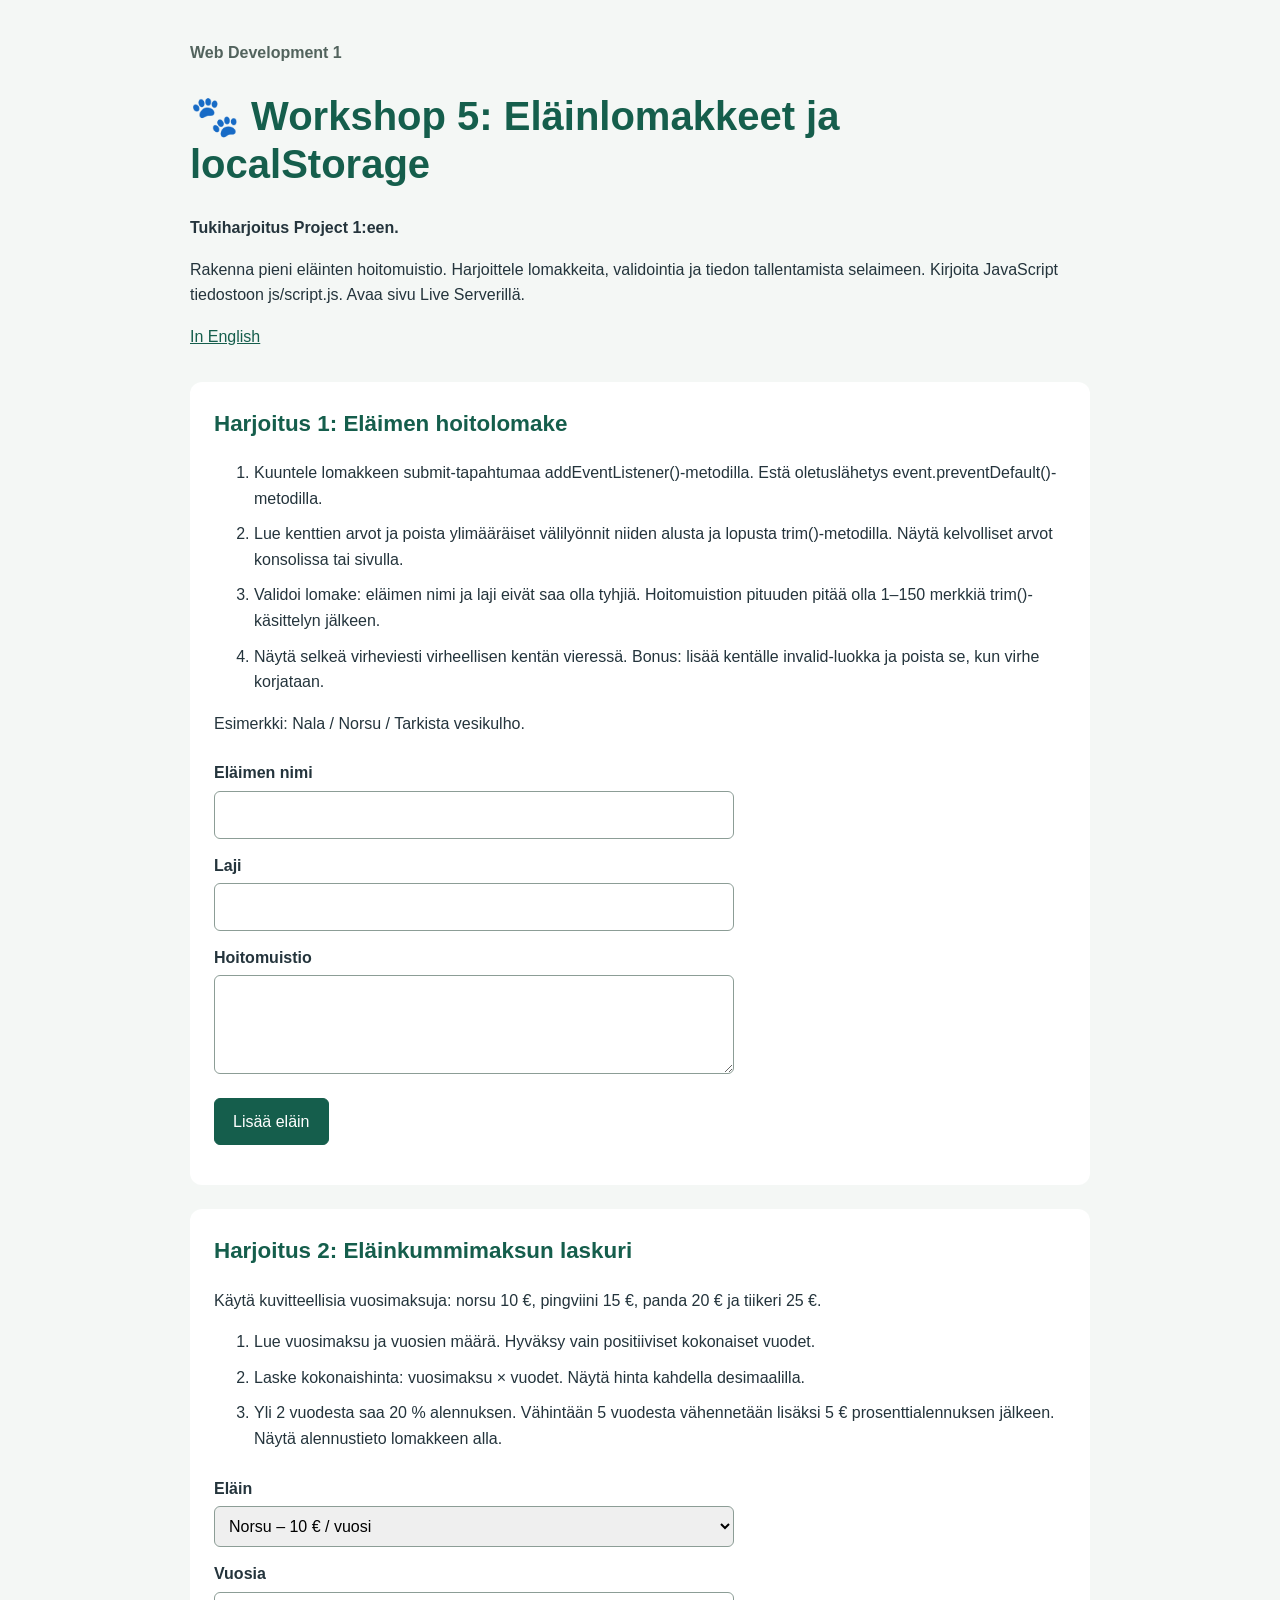
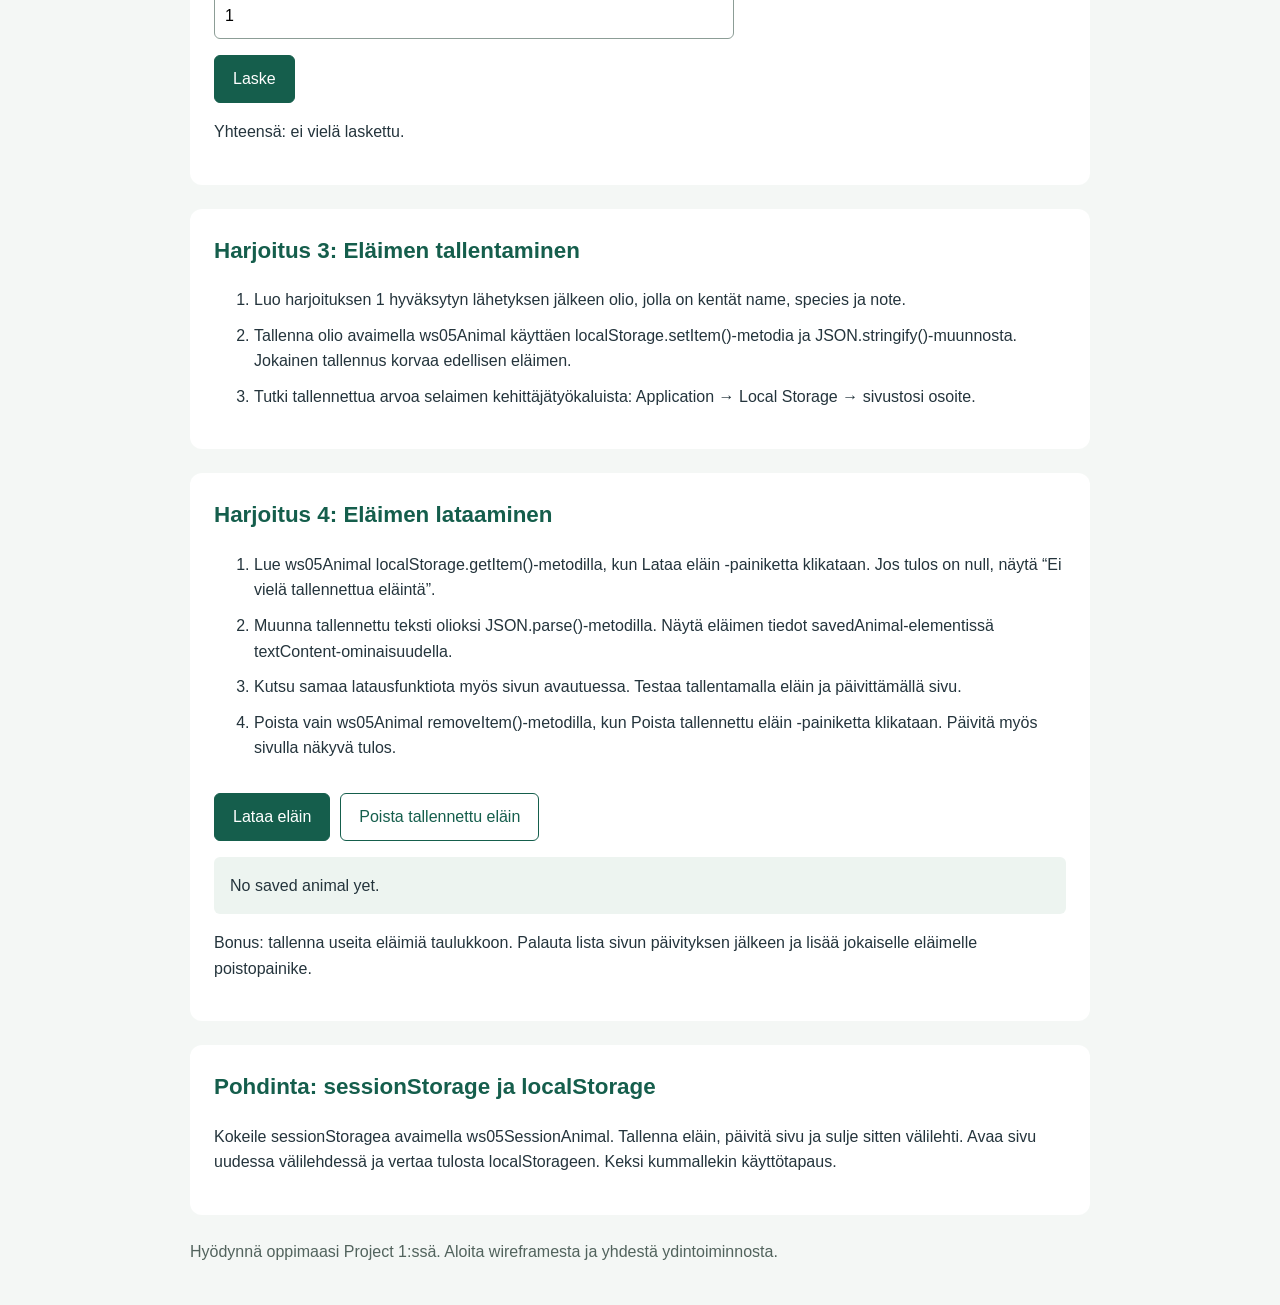
<file: Workshop05/index-fi.html>
<!DOCTYPE html>
<html lang="fi">
<head>
  <meta charset="UTF-8">
  <meta name="viewport" content="width=device-width, initial-scale=1.0">
  <title>Workshop 5: Eläinlomakkeet ja localStorage</title>
  <link rel="stylesheet" href="css/styles.css">
  <script src="js/script.js" defer></script>
</head>
<body>
<main>
<header>
  <p class="course">Web Development 1</p>
  <h1>🐾 Workshop 5: Eläinlomakkeet ja localStorage</h1>
  <p class="notice">Tukiharjoitus Project 1:een.</p>
  <p>Rakenna pieni eläinten hoitomuistio. Harjoittele lomakkeita, validointia ja tiedon tallentamista selaimeen. Kirjoita JavaScript tiedostoon js/script.js. Avaa sivu Live Serverillä.</p>
  <a href="index.html" lang="en">In English</a>
</header>
<section>
  <h2>Harjoitus 1: Eläimen hoitolomake</h2>
  <ol><li>Kuuntele lomakkeen submit-tapahtumaa addEventListener()-metodilla. Estä oletuslähetys event.preventDefault()-metodilla.</li><li>Lue kenttien arvot ja poista ylimääräiset välilyönnit niiden alusta ja lopusta trim()-metodilla. Näytä kelvolliset arvot konsolissa tai sivulla.</li><li>Validoi lomake: eläimen nimi ja laji eivät saa olla tyhjiä. Hoitomuistion pituuden pitää olla 1–150 merkkiä trim()-käsittelyn jälkeen.</li><li>Näytä selkeä virheviesti virheellisen kentän vieressä. Bonus: lisää kentälle invalid-luokka ja poista se, kun virhe korjataan.</li></ol>
  <p>Esimerkki: Nala / Norsu / Tarkista vesikulho.</p>
  <!-- novalidate allows students to practise JavaScript validation. -->
  <form id="animalForm" novalidate>
    <label for="animalName">Eläimen nimi</label>
    <input id="animalName" name="name" type="text" required aria-describedby="nameError">
    <span id="nameError" class="error" aria-live="polite"></span>
    <label for="animalSpecies">Laji</label>
    <input id="animalSpecies" name="species" type="text" required aria-describedby="speciesError">
    <span id="speciesError" class="error" aria-live="polite"></span>
    <label for="careNote">Hoitomuistio</label>
    <textarea id="careNote" name="note" rows="3" required aria-describedby="noteError"></textarea>
    <span id="noteError" class="error" aria-live="polite"></span>
    <button type="submit">Lisää eläin</button>
  </form>
  <p id="formResult" role="status"></p>
</section>
<section>
  <h2>Harjoitus 2: Eläinkummimaksun laskuri</h2>
  <p>Käytä kuvitteellisia vuosimaksuja: norsu 10 €, pingviini 15 €, panda 20 € ja tiikeri 25 €.</p>
  <ol><li>Lue vuosimaksu ja vuosien määrä. Hyväksy vain positiiviset kokonaiset vuodet.</li><li>Laske kokonaishinta: vuosimaksu × vuodet. Näytä hinta kahdella desimaalilla.</li><li>Yli 2 vuodesta saa 20 % alennuksen. Vähintään 5 vuodesta vähennetään lisäksi 5 € prosenttialennuksen jälkeen. Näytä alennustieto lomakkeen alla.</li></ol>
  <form id="sponsorForm">
    <label for="animalType">Eläin</label>
    <select id="animalType" name="type"><option value="10">Norsu – 10 € / vuosi</option><option value="15">Pingviini – 15 € / vuosi</option><option value="20">Panda – 20 € / vuosi</option><option value="25">Tiikeri – 25 € / vuosi</option></select>
    <label for="years">Vuosia</label>
    <input id="years" name="years" type="number" min="1" step="1" value="1" required>
    <button type="submit">Laske</button>
  </form>
  <p id="cost" role="status">Yhteensä: ei vielä laskettu.</p>
  <p id="discountMessage" aria-live="polite"></p>
</section>
<section>
  <h2>Harjoitus 3: Eläimen tallentaminen</h2>
  <ol><li>Luo harjoituksen 1 hyväksytyn lähetyksen jälkeen olio, jolla on kentät name, species ja note.</li><li>Tallenna olio avaimella ws05Animal käyttäen localStorage.setItem()-metodia ja JSON.stringify()-muunnosta. Jokainen tallennus korvaa edellisen eläimen.</li><li>Tutki tallennettua arvoa selaimen kehittäjätyökaluista: Application → Local Storage → sivustosi osoite.</li></ol>
</section>
<section>
  <h2>Harjoitus 4: Eläimen lataaminen</h2>
  <ol><li>Lue ws05Animal localStorage.getItem()-metodilla, kun Lataa eläin -painiketta klikataan. Jos tulos on null, näytä “Ei vielä tallennettua eläintä”.</li><li>Muunna tallennettu teksti olioksi JSON.parse()-metodilla. Näytä eläimen tiedot savedAnimal-elementissä textContent-ominaisuudella.</li><li>Kutsu samaa latausfunktiota myös sivun avautuessa. Testaa tallentamalla eläin ja päivittämällä sivu.</li><li>Poista vain ws05Animal removeItem()-metodilla, kun Poista tallennettu eläin -painiketta klikataan. Päivitä myös sivulla näkyvä tulos.</li></ol>
  <div class="actions">
    <button type="button" id="loadAnimal">Lataa eläin</button>
    <button type="button" id="clearAnimal" class="secondary">Poista tallennettu eläin</button>
  </div>
  <p id="savedAnimal" class="saved" role="status">Tallennetun eläimen tiedot näkyvät tässä.</p>
  <p>Bonus: tallenna useita eläimiä taulukkoon. Palauta lista sivun päivityksen jälkeen ja lisää jokaiselle eläimelle poistopainike.</p>
</section>
<section>
  <h2>Pohdinta: sessionStorage ja localStorage</h2>
  <p>Kokeile sessionStoragea avaimella ws05SessionAnimal. Tallenna eläin, päivitä sivu ja sulje sitten välilehti. Avaa sivu uudessa välilehdessä ja vertaa tulosta localStorageen. Keksi kummallekin käyttötapaus.</p>
</section>
<footer><p>Hyödynnä oppimaasi Project 1:ssä. Aloita wireframesta ja yhdestä ydintoiminnosta.</p></footer>
</main>
</body>
</html>
</file>
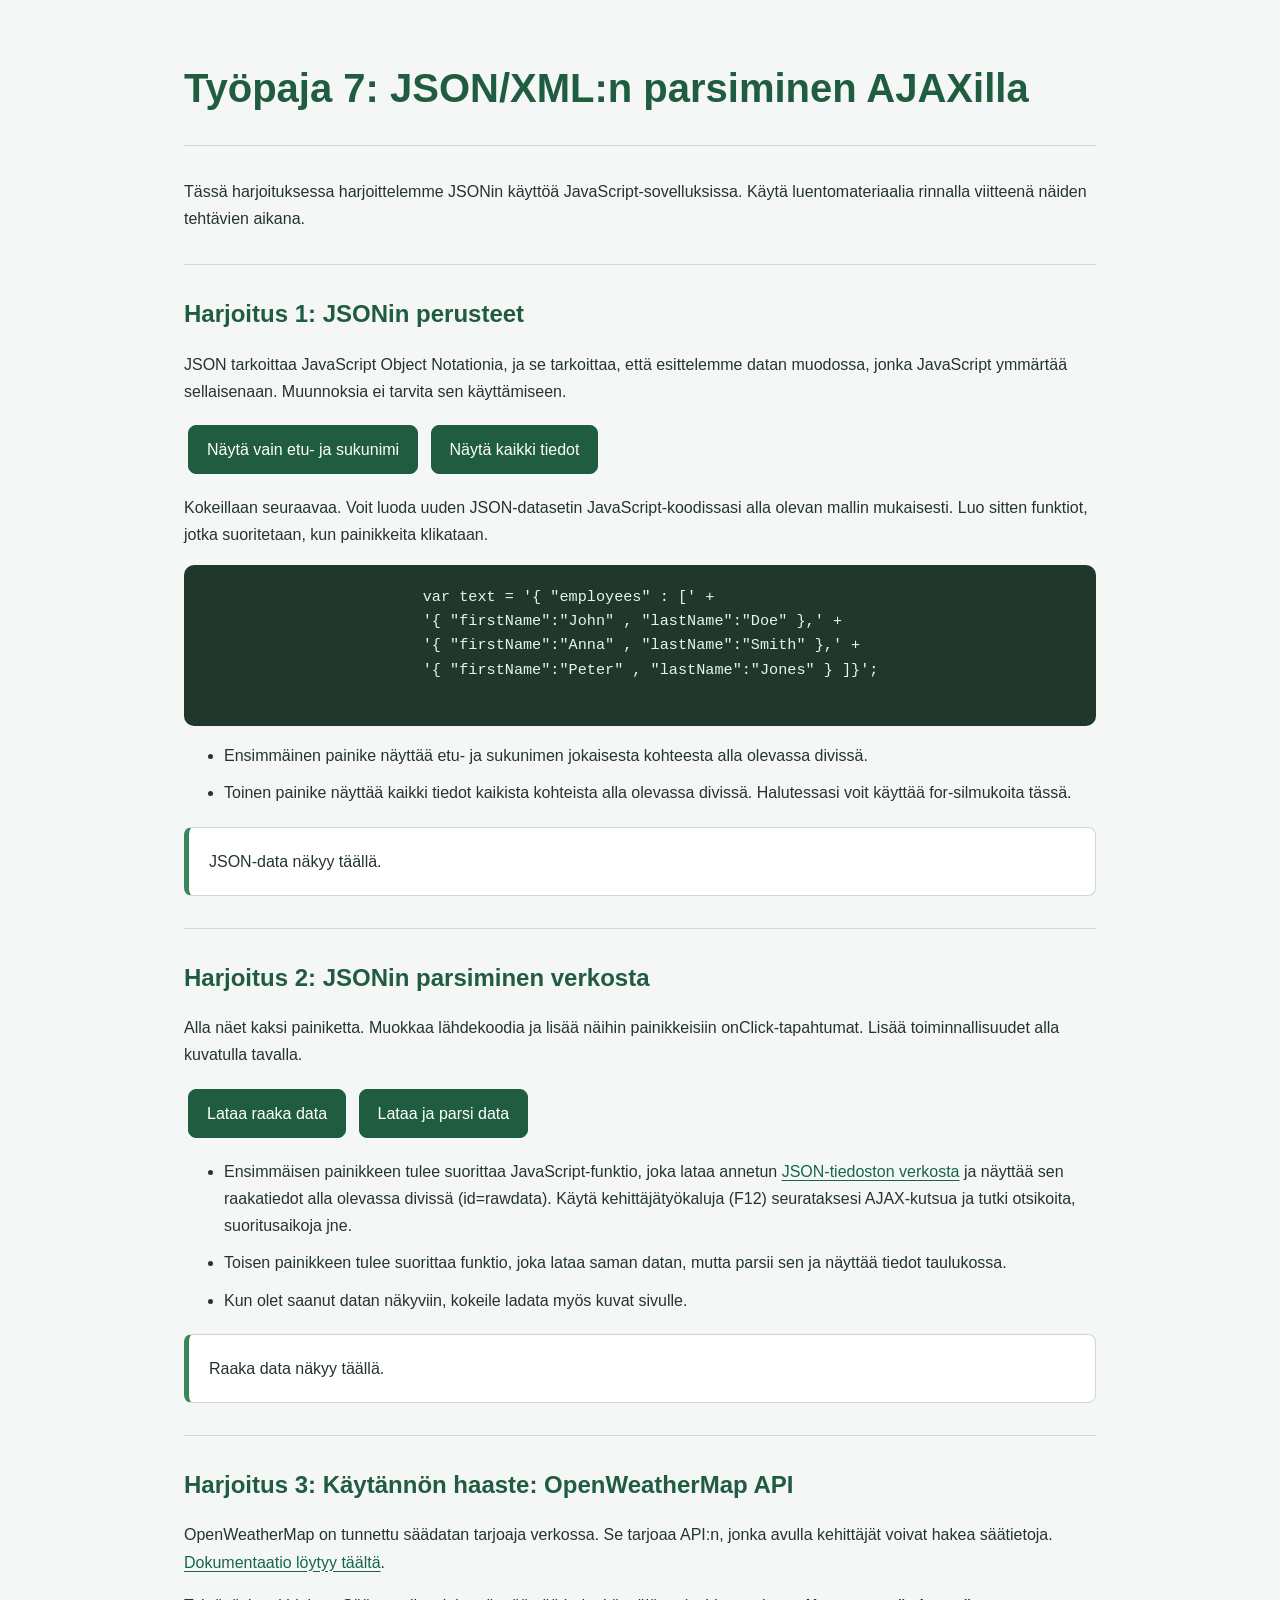
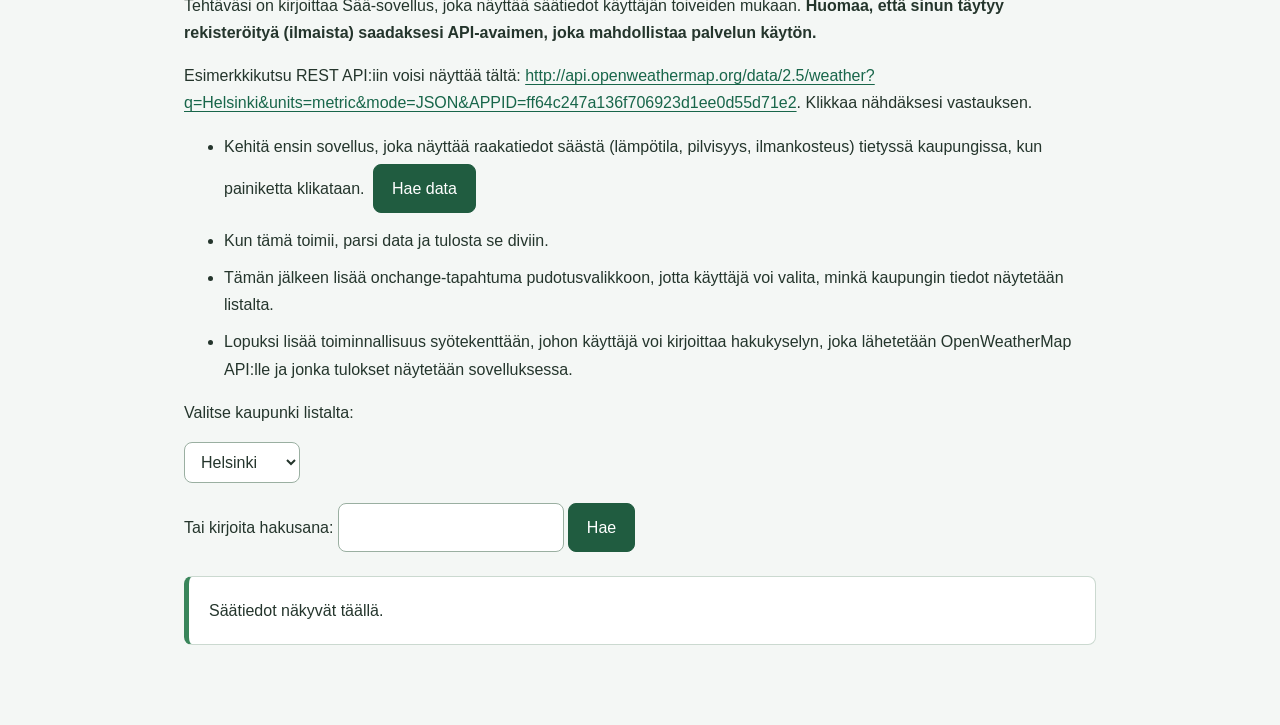
<file: Workshop07AJAX/Workshop07.html>
<!DOCTYPE html>
<HTML lang="fi">

<head>
	<meta charset="utf-8">
	<title>Työpaja 7</title>
	<link rel="stylesheet" href="css/styles.css">
	<meta name="viewport" content="width=device-width, initial-scale=1">
</head>

<body class="ws8">
	<h1>Työpaja 7: JSON/XML:n parsiminen AJAXilla</h1>
	<hr />
	<p>Tässä harjoituksessa harjoittelemme JSONin käyttöä JavaScript-sovelluksissa. Käytä luentomateriaalia rinnalla
		viitteenä näiden tehtävien aikana.</p>

	<hr />
	<h2>Harjoitus 1: JSONin perusteet</h2>
	<p>JSON tarkoittaa JavaScript Object Notationia, ja se tarkoittaa, että esittelemme datan muodossa, jonka JavaScript
		ymmärtää sellaisenaan. Muunnoksia ei tarvita sen käyttämiseen.</p>
	<p>
		<button>Näytä vain etu- ja sukunimi</button>
		<button>Näytä kaikki tiedot</button>
	</p>
	<p>Kokeillaan seuraavaa. Voit luoda uuden JSON-datasetin JavaScript-koodissasi alla olevan mallin mukaisesti. Luo
		sitten funktiot, jotka suoritetaan, kun painikkeita klikataan.</p>

	<pre>
			var text = '{ "employees" : [' +
			'{ "firstName":"John" , "lastName":"Doe" },' +
			'{ "firstName":"Anna" , "lastName":"Smith" },' +
			'{ "firstName":"Peter" , "lastName":"Jones" } ]}';
		</pre>
	<ul>
		<li>Ensimmäinen painike näyttää etu- ja sukunimen jokaisesta kohteesta alla olevassa divissä.</li>
		<li>Toinen painike näyttää kaikki tiedot kaikista kohteista alla olevassa divissä. Halutessasi voit käyttää
			for-silmukoita tässä.</li>
	</ul>
	<div id="jsondata">JSON-data näkyy täällä.</div>
	<hr />
	<h2>Harjoitus 2: JSONin parsiminen verkosta</h2>
	<p>Alla näet kaksi painiketta. Muokkaa lähdekoodia ja lisää näihin painikkeisiin onClick-tapahtumat. Lisää
		toiminnallisuudet alla kuvatulla tavalla.</p>
	<p>
		<button>Lataa raaka data</button>
		<button>Lataa ja parsi data</button>
	</p>

	<ul>
		<li>Ensimmäisen painikkeen tulee suorittaa JavaScript-funktio, joka lataa annetun <a
				href="http://www.omdbapi.com/?s=star+wars&apikey=cbbc6750">JSON-tiedoston verkosta</a> ja näyttää sen
			raakatiedot alla olevassa divissä (id=rawdata). Käytä kehittäjätyökaluja (F12) seurataksesi AJAX-kutsua ja
			tutki otsikoita, suoritus­aikoja jne.</li>
		<li>Toisen painikkeen tulee suorittaa funktio, joka lataa saman datan, mutta parsii sen ja näyttää tiedot
			taulukossa.</li>
		<li>Kun olet saanut datan näkyviin, kokeile ladata myös kuvat sivulle.</li>
	</ul>
	<div id="rawdata">Raaka data näkyy täällä.</div>

	<hr />
	<h2>Harjoitus 3: Käytännön haaste: OpenWeatherMap API</h2>

	<p>OpenWeatherMap on tunnettu säädatan tarjoaja verkossa. Se tarjoaa API:n, jonka avulla kehittäjät voivat hakea
		säätietoja. <a href="https://openweathermap.org/api">Dokumentaatio löytyy täältä</a>.</p>
	<p>Tehtäväsi on kirjoittaa Sää-sovellus, joka näyttää säätiedot käyttäjän toiveiden mukaan. <b>Huomaa, että sinun
			täytyy rekisteröityä (ilmaista) saadaksesi API-avaimen, joka mahdollistaa palvelun käytön.</b></p>

	<p>Esimerkkikutsu REST API:iin voisi näyttää tältä: <a
			href="http://api.openweathermap.org/data/2.5/weather?q=Helsinki&units=metric&mode=JSON&APPID=ff64c247a136f706923d1ee0d55d71e2">http://api.openweathermap.org/data/2.5/weather?q=Helsinki&units=metric&mode=JSON&APPID=ff64c247a136f706923d1ee0d55d71e2</a>.
		Klikkaa nähdäksesi vastauksen.</p>
	<ul>
		<li>Kehitä ensin sovellus, joka näyttää raakatiedot säästä (lämpötila, pilvisyys, ilmankosteus) tietyssä
			kaupungissa, kun painiketta klikataan. <button>Hae data</button></li>
		<li>Kun tämä toimii, parsi data ja tulosta se diviin.</li>
		<li>Tämän jälkeen lisää onchange-tapahtuma pudotusvalikkoon, jotta käyttäjä voi valita, minkä kaupungin tiedot
			näytetään listalta.</li>
		<li>Lopuksi lisää toiminnallisuus syötekenttään, johon käyttäjä voi kirjoittaa hakukyselyn, joka lähetetään
			OpenWeatherMap API:lle ja jonka tulokset näytetään sovelluksessa.</li>
	</ul>
	<p>Valitse kaupunki listalta:</p>
	<select name="mySelect" id="city" onchange="">
		<option value="Helsinki">Helsinki</option>
		<option value="Stockholm">Tukholma</option>
		<option value="Rome">Rooma</option>
		<option value="New York">New York</option>
	</select>
	<p>Tai kirjoita hakusana: <input id="citysearch" /><button id="search">Hae</button></p>
	<div id="weatherdata">Säätiedot näkyvät täällä.</div>

</body>

</html>
</file>
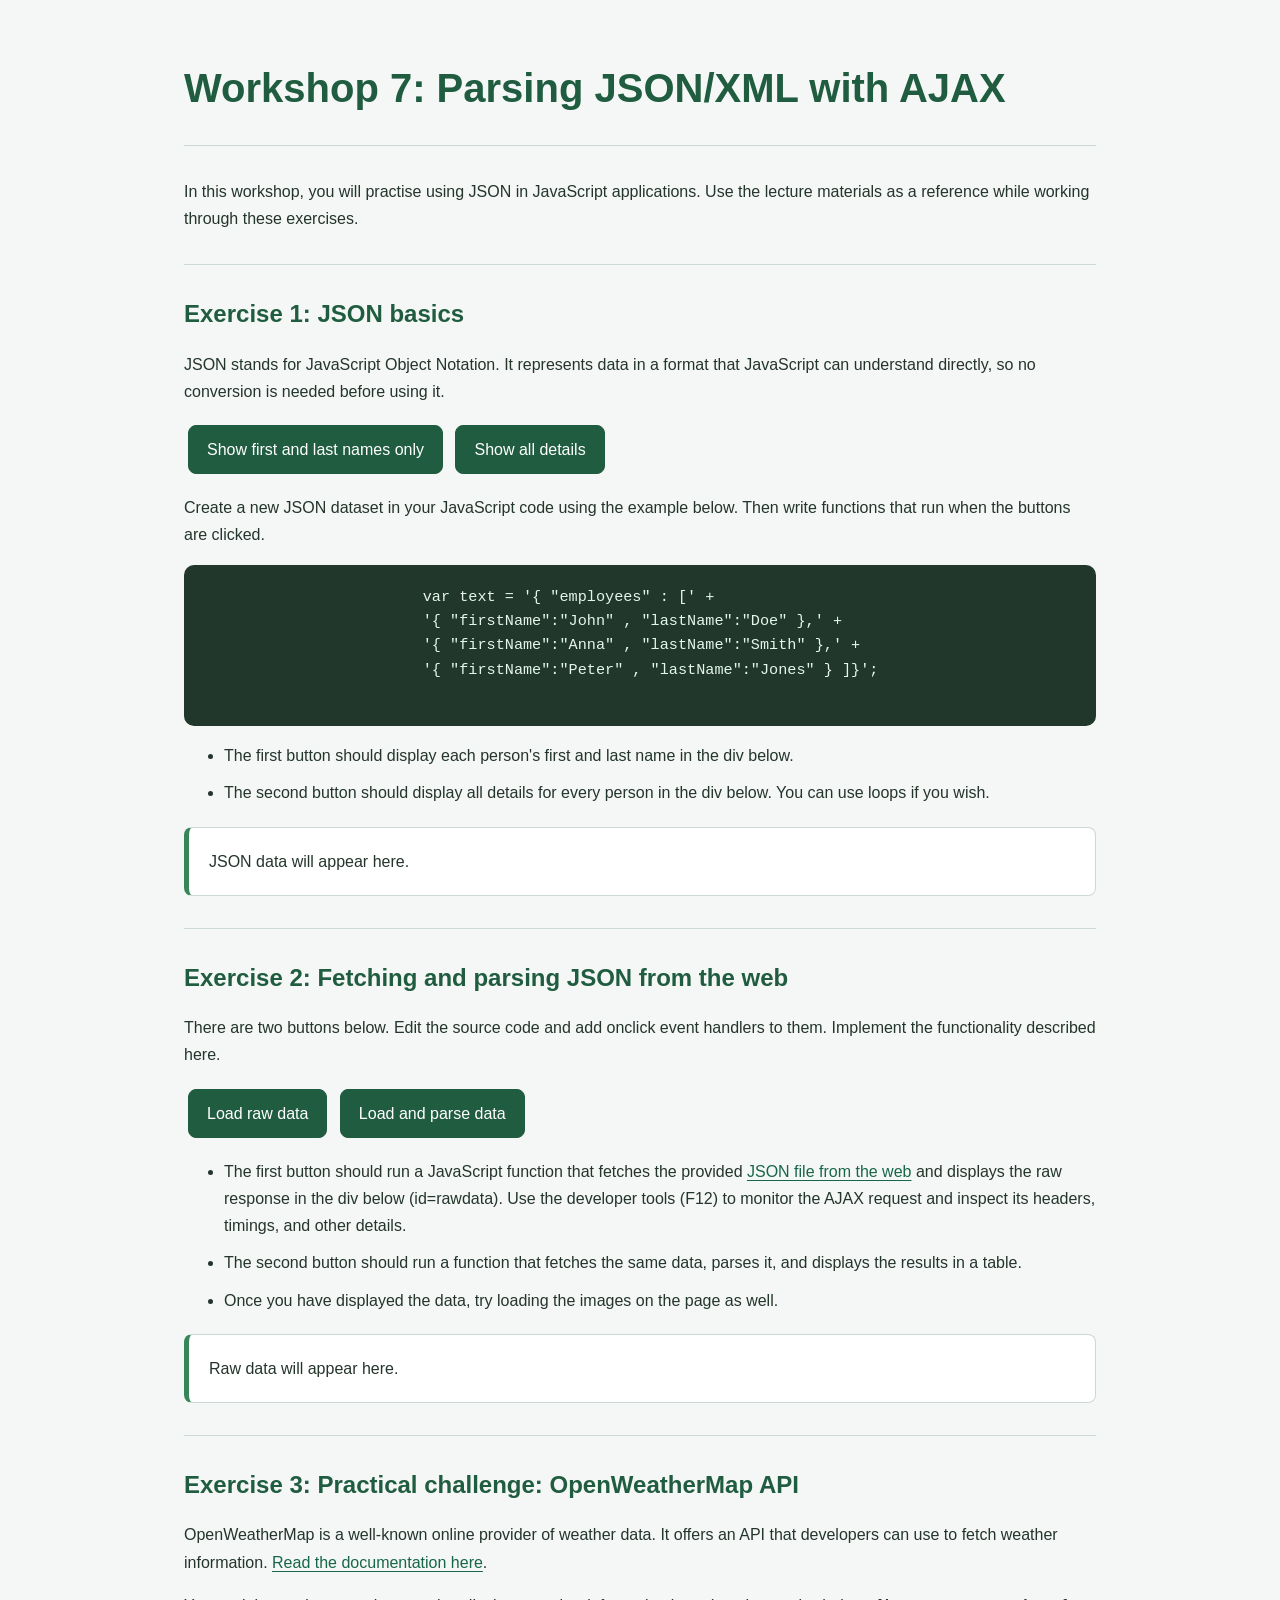
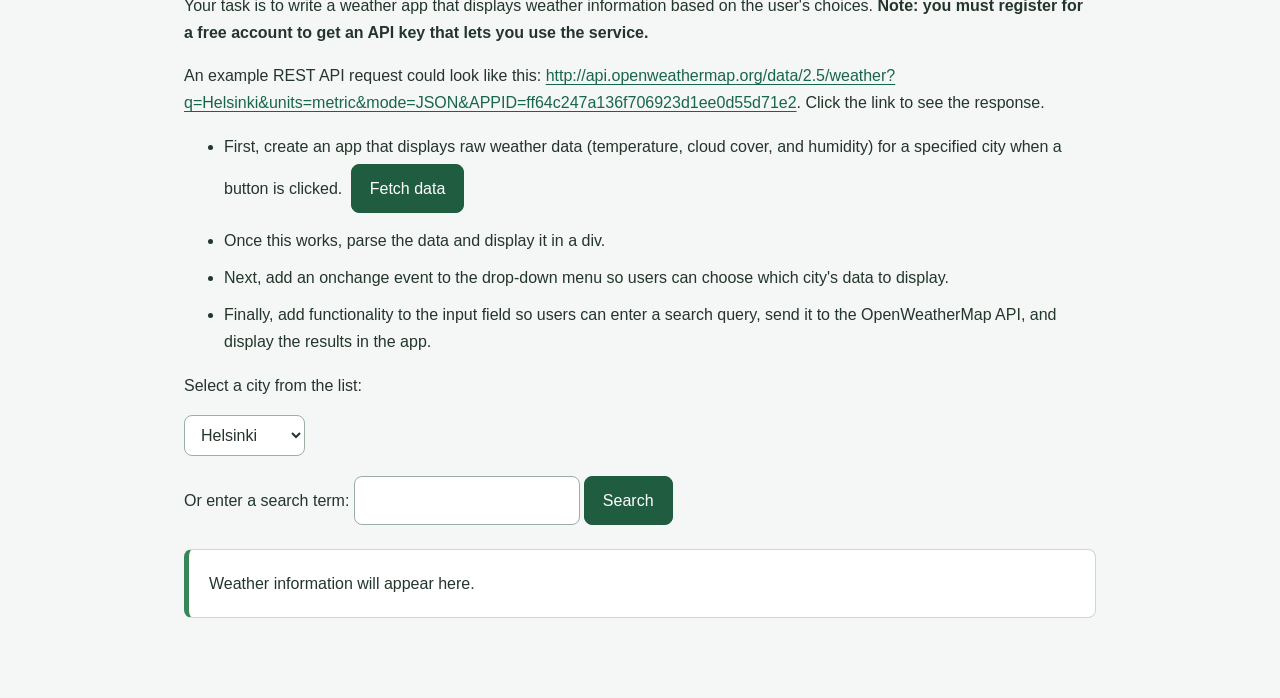
<file: Workshop07AJAX/Workshop07_ENG.html>
<!DOCTYPE html>
<html lang="en">

<head>
	<meta charset="utf-8">
	<title>Workshop 7</title>
	<link rel="stylesheet" href="css/styles.css">
	<meta name="viewport" content="width=device-width, initial-scale=1">
</head>

<body class="ws8">
	<h1>Workshop 7: Parsing JSON/XML with AJAX</h1>
	<hr />
	<p>In this workshop, you will practise using JSON in JavaScript applications. Use the lecture materials as a
		reference while working through these exercises.</p>

	<hr />
	<h2>Exercise 1: JSON basics</h2>
	<p>JSON stands for JavaScript Object Notation. It represents data in a format that JavaScript can understand
		directly, so no conversion is needed before using it.</p>
	<p>
		<button>Show first and last names only</button>
		<button>Show all details</button>
	</p>
	<p>Create a new JSON dataset in your JavaScript code using the example below. Then write functions that run when
		the buttons are clicked.</p>

	<pre>
			var text = '{ "employees" : [' +
			'{ "firstName":"John" , "lastName":"Doe" },' +
			'{ "firstName":"Anna" , "lastName":"Smith" },' +
			'{ "firstName":"Peter" , "lastName":"Jones" } ]}';
		</pre>
	<ul>
		<li>The first button should display each person's first and last name in the div below.</li>
		<li>The second button should display all details for every person in the div below. You can use loops if you
			wish.</li>
	</ul>
	<div id="jsondata">JSON data will appear here.</div>
	<hr />
	<h2>Exercise 2: Fetching and parsing JSON from the web</h2>
	<p>There are two buttons below. Edit the source code and add onclick event handlers to them. Implement the
		functionality described here.</p>
	<p>
		<button>Load raw data</button>
		<button>Load and parse data</button>
	</p>

	<ul>
		<li>The first button should run a JavaScript function that fetches the provided <a
				href="http://www.omdbapi.com/?s=star+wars&apikey=cbbc6750">JSON file from the web</a> and displays the
			raw response in the div below (id=rawdata). Use the developer tools (F12) to monitor the AJAX request and
			inspect its headers, timings, and other details.</li>
		<li>The second button should run a function that fetches the same data, parses it, and displays the results in
			a table.</li>
		<li>Once you have displayed the data, try loading the images on the page as well.</li>
	</ul>
	<div id="rawdata">Raw data will appear here.</div>

	<hr />
	<h2>Exercise 3: Practical challenge: OpenWeatherMap API</h2>

	<p>OpenWeatherMap is a well-known online provider of weather data. It offers an API that developers can use to
		fetch weather information. <a href="https://openweathermap.org/api">Read the documentation here</a>.</p>
	<p>Your task is to write a weather app that displays weather information based on the user's choices. <b>Note:
			you must register for a free account to get an API key that lets you use the service.</b></p>

	<p>An example REST API request could look like this: <a
			href="http://api.openweathermap.org/data/2.5/weather?q=Helsinki&units=metric&mode=JSON&APPID=ff64c247a136f706923d1ee0d55d71e2">http://api.openweathermap.org/data/2.5/weather?q=Helsinki&units=metric&mode=JSON&APPID=ff64c247a136f706923d1ee0d55d71e2</a>.
		Click the link to see the response.</p>
	<ul>
		<li>First, create an app that displays raw weather data (temperature, cloud cover, and humidity) for a
			specified city when a button is clicked. <button>Fetch data</button></li>
		<li>Once this works, parse the data and display it in a div.</li>
		<li>Next, add an onchange event to the drop-down menu so users can choose which city's data to display.</li>
		<li>Finally, add functionality to the input field so users can enter a search query, send it to the
			OpenWeatherMap API, and display the results in the app.</li>
	</ul>
	<p>Select a city from the list:</p>
	<select name="mySelect" id="city" onchange="">
		<option value="Helsinki">Helsinki</option>
		<option value="Stockholm">Stockholm</option>
		<option value="Rome">Rome</option>
		<option value="New York">New York</option>
	</select>
	<p>Or enter a search term: <input id="citysearch" /><button id="search">Search</button></p>
	<div id="weatherdata">Weather information will appear here.</div>

</body>

</html>
</file>
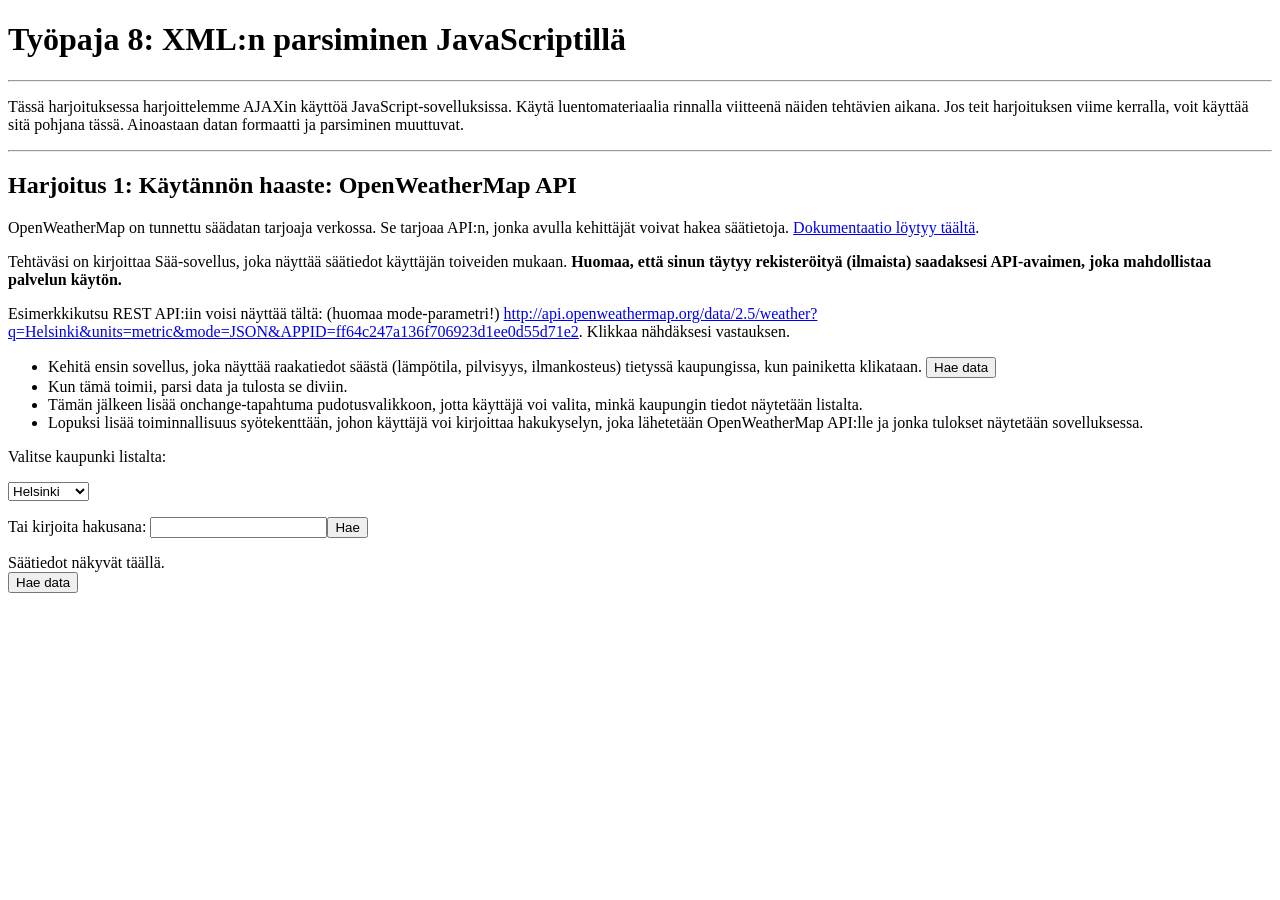
<file: Workshop08_XML/workshop08.html>
<!DOCTYPE html>
<HTML lang="fi">

<head>
    <meta charset="utf-8">
    <title>Työpaja 8</title>
     <!--This is a comment. Comments are not displayed in the browser-->
    <!--defer odottaa, että HTML on luettu ennen JavaScriptin suorittamista.-->
    <script src="script.js" defer></script>
</head>

<body class="ws8">
    <h1>Työpaja 8: XML:n parsiminen JavaScriptillä</h1>
    <hr />
    <p>Tässä harjoituksessa harjoittelemme AJAXin käyttöä JavaScript-sovelluksissa. Käytä luentomateriaalia rinnalla
        viitteenä näiden tehtävien aikana. Jos teit harjoituksen viime kerralla, voit käyttää sitä pohjana tässä.
        Ainoastaan datan formaatti ja parsiminen muuttuvat.</p>

    <hr />
    <h2>Harjoitus 1: Käytännön haaste: OpenWeatherMap API</h2>

    <p>OpenWeatherMap on tunnettu säädatan tarjoaja verkossa. Se tarjoaa API:n, jonka avulla kehittäjät voivat hakea
        säätietoja. <a href="https://openweathermap.org/api">Dokumentaatio löytyy täältä</a>.</p>
    <p>Tehtäväsi on kirjoittaa Sää-sovellus, joka näyttää säätiedot käyttäjän toiveiden mukaan. <b>Huomaa, että sinun
            täytyy rekisteröityä (ilmaista) saadaksesi API-avaimen, joka mahdollistaa palvelun käytön.</b></p>

    <p>Esimerkkikutsu REST API:iin voisi näyttää tältä: (huomaa mode-parametri!) <a
            href="http://api.openweathermap.org/data/2.5/weather?q=Helsinki&units=metric&mode=xml&APPID=ff64c247a136f706923d1ee0d55d71e2">http://api.openweathermap.org/data/2.5/weather?q=Helsinki&units=metric&mode=JSON&APPID=ff64c247a136f706923d1ee0d55d71e2</a>.
        Klikkaa nähdäksesi vastauksen.</p>
    <ul>
        <li>Kehitä ensin sovellus, joka näyttää raakatiedot säästä (lämpötila, pilvisyys, ilmankosteus) tietyssä
            kaupungissa, kun painiketta klikataan. <button>Hae data</button></li>
        <li>Kun tämä toimii, parsi data ja tulosta se diviin.</li>
        <li>Tämän jälkeen lisää onchange-tapahtuma pudotusvalikkoon, jotta käyttäjä voi valita, minkä kaupungin tiedot
            näytetään listalta.</li>
        <li>Lopuksi lisää toiminnallisuus syötekenttään, johon käyttäjä voi kirjoittaa hakukyselyn, joka lähetetään
            OpenWeatherMap API:lle ja jonka tulokset näytetään sovelluksessa.</li>
    </ul>
    <p>Valitse kaupunki listalta:</p>
    <select name="mySelect" id="city" onchange="">
        <option value="Helsinki">Helsinki</option>
        <option value="Stockholm">Tukholma</option>
        <option value="Rome">Rooma</option>
        <option value="New York">New York</option>
    </select>
    <p>Tai kirjoita hakusana: <input id="citysearch" /><button id="search">Hae</button></p>
    <div id="weatherdata">Säätiedot näkyvät täällä.</div>

    <!--This is a comment. Comments are not displayed in the browser-->
    <button id="fetchWeather">Hae data</button>

</body>

</html>
</file>
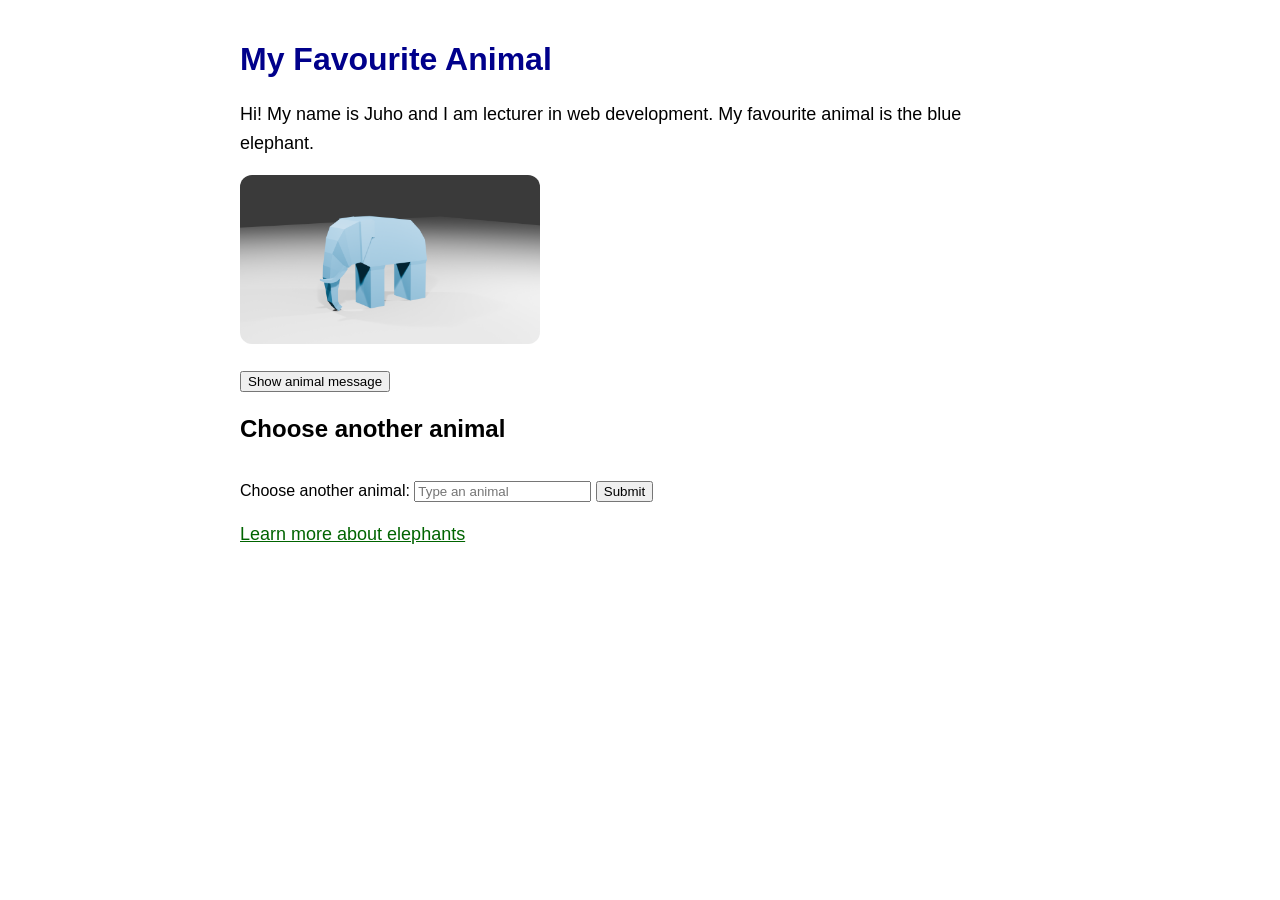
<file: Workshop03/demot/demo1.html>
<!DOCTYPE html>
<html lang="en">
<head>
    <meta charset="UTF-8">
    <meta name="viewport" content="width=device-width, initial-scale=1.0">
    <title>My Favourite Animal</title>


    <!-- defer tells the browser to wait until the HTML has been parsed before running the JavaScript. -->
    <script src="kuuntelijat.js" defer></script>


    <link rel="stylesheet" href="styles2.css">
</head>
<body>

    <!-- 2.HTML defines the page. The browser creates the DOM, and JavaScript can use the DOM to read and change the page. -->
    <h1 id="animalTitle">My Favourite Animal</h1>

    <p>
        Hi! My name is Juho and I am lecturer in web development.
        My favourite animal is the blue elephant.
    </p>

   <img src="../img/elefant_blend.png" alt="A blue elephant" width="300">

   <!-- 1.When the user clicks a button, show a message about the elephant. -->

    <p><button id="animalButton">Show animal message</button></p>

    <!-- 4.The input event happens every time the value changes.. -->

    <h2>Choose another animal</h2>

    <!--<input id="animalInput" type="text" placeholder="Type an animal">  -->

    <br />

    <!-- 5. Then a small form -->

<form id="animalForm">
    <label for="animalInput">Choose another animal:</label>
    <input id="animalInput" type="text" placeholder="Type an animal">
    <button type="submit">Submit</button>
</form>

<div id="animalTable" hidden>
    <p>Elefantit ovat maailman suurimpia maaeläimiä.</p>
</div>

<p id="animalOutput"></p>

<p id="animalOutput"></p>   
        

    <p>
        <a href="https://en.wikipedia.org/wiki/Elephant" target="_blank">
            Learn more about elephants
        </a>
    </p>

</body>
</html>
</file>
<file: Workshop01/css/styles.css>
/* =================================
   CSS Styles for Workshop 01
   ================================= */

/* TODO Task 2: Add your general styles here */

/* Reset and Base Styles */
* {
    margin:0;
    padding:0;
    box-sizing: border-box;
}

body {

  font-family: "Risque", serif;
  font-weight: 400;
  font-style: normal;
  background-color: #fbf9f5;
  color: #5a524c;
  line-height: 1.6;
  min-height: 200vh;
}
 /* Add body styles:  font-family, background-color, color, etc. */

/* TODO Task 2: Style your headings */
h1 {
    font-size: 3.5rem; /* Set the desired font size */
    text-align: center; /* Center the heading */
    color: rgb(52,206,90); /* Set the desired color */
    text-shadow: 2px 2px 0px #f8bbd0; /* Add a subtle text shadow */
}

h2 {
    font-size: 2rem; /* Set the desired font size */
    text-align: center; /* Center the heading */
    color: rgb(52,206,90); /* Set the desired color */
    text-shadow: 2px 2px 0px #f8bbd0; /* Add a subtle text shadow */
}

/* TODO Task 2: Style your paragraphs */
p { font-size: 1.1rem; /* Set the desired font size */
    text-align: center; /* Set the desired text alignment */
    color: #6b625b; /* Set the desired color */
    margin: 0 auto 20px auto; /* Center the paragraph */
}

/* TODO Task 2: Style your images */
img {
    max-width: 100%;
    height: auto;
}

img.Strawberry {
    max-width: 300px; 
    max-height: 300px;  
    display: block;
    float: left; 
    padding: 5px;
    top:-50em;
    position: relative;
    left: -10em;
    
}
img.profile-image { max-width: 250px; 
    max-height: 250px; 
    transform: rotate(-90deg); /* Straighten out or adjust to taste */ 
    margin: 30px; 
    border-radius: 50%; 
    display: block;
    float: right; 
    border: 5px dashed #f48fb1; /* Cute dashed pink border frame */
    padding: 5px;
    background-color: #ffffff;
    box-shadow: 0 4px 10px rgba(0,0,0,0.05);
    position: relative;
    top: -40em;
}

/* TODO Task 3: Navigation Styles */
nav {
display: flex; /* Use flexbox for layout */
justify-content: center; /* Center the navigation items */
background-color: #fce4ec; /* Set background color */
font-size: 1.2rem; /* Set font size */
box-shadow: 0 2px 5px rgba(0,0,0,0.3); /* Add subtle shadow */

}

nav ul {
list-style-type: none; /* Remove bullets and style the list */
display: flex; /* Use flexbox for layout */
padding: 5px; /* Remove default padding */
}

nav li {
margin: 0 5px; /* Align the list items horizontally */

}

nav a {
   color: rgb(104,200,112);
   padding: 10px 20px;
   text-decoration: none;
   text-align: center;/* Style the links */
   border-radius: 20px; /* Add rounded corners */
   transition: all 0.2s ease; /* Smooth transition for hover effect */
   font-weight: bold; /* Make the text bold */
   display: inline-block; /* Ensure the link behaves like a block element */
}

nav a:hover {
background-color: #f8bbd0; /* Add hover effect */
color: #ffffff; /* Change text color on hover */
transform: translateY(-2px); /* Slightly enlarge the link on hover */
}

/* Main Content Styles */
main {
    max-width: 900px; /* Set a maximum width for the main content */
    margin: 40px auto; /* Center the main content */
    padding: 0 20px; /* Add padding around the main content */
}

section {
    margin-bottom: 50px; /* Add spacing between sections */
}

/* TODO Task 4: Form Styles */
form {
    background: #ffffff; /* Set background color for the form */
    padding: 30px; /* Add padding inside the form */
    border-radius: 15px; /* Add rounded corners */
    border: 2px dashed #f8bbd0; /* Add a subtle border */
    max-width: 500px; /* Set a maximum width for the form */
    margin: 0 auto; /* Center the form */
    box-shadow: 0 4px 15px rgba(0,0,0,0.02); /* Add a subtle shadow */

}
iframe {
    box-align : center;
}
.music {
    max-width: 350px;
    background: #ffffff;
    border: 2px dashed #f8bbd0;
    border-radius: 20px;
    padding: 8px;
    box-shadow: 0 4px 15px rgba(0, 0, 0, 0.03);
    
}

label {
    display: block;
    margin-bottom: 8px;
    color: #b06579;
    font-weight: bold;   
}

input,
textarea {
    width: 100%;
    padding: 10px;
    margin-bottom: 20px;
    border: 1px solid #e2b7b7;
    border-radius: 10px;
    background-color: #fbf9f5;
    font-family: inherit; /* Style form inputs */
}

button,
input[type="submit"] {
    background-color: #f8bbd0;
    color: white;
    border: none;
    padding: 12px 25px;
    border-radius: 15px;
    cursor: pointer;
    font-family: inherit;
    font-size: 1rem;
    display: block;
    width: 100%;
    transition: background 0.2s; /* Style the submit button */
}


button:hover,
input[type="submit"]:hover {
    background-color: rgb(52,206,90); /* Add hover effect for button */
}

/* Footer Styles */
footer {
    text-align: center;
    padding: 20px;
    color: #a3968d;
    font-size: 0.9rem;
    border-top: 1px solid #eee;
}

/* TODO Task 5: Media Queries for Responsive Design */
/* Tablet styles (optional) */
@media (max-width: 768px) {
    img.profile-image,img.Strawberry {
        display: none;

     }/* Add your tablet/mobile styles here */
    
}

/* Mobile styles */
@media (max-width:  480px) {
    CSS
}

@media (max-width: 768px) {
    /* Reset layout for mobile stacking */
    img.profile-image {
        float: none;
        display: block;
        margin: 20px auto;
        position: static;
    }

    img.Strawberry {
    max-width: 150px; 
    max-height: 150px;  
    display: inline-block;
    vertical-align: middle;
    margin: 20px;
    position: static; /* Removes the off-screen -50em bug */
}
    
    #music {
        position: static;
        min-height: auto;
        text-align: center;
    }
    
    nav ul {
        flex-direction: column;
        align-items: center;
    }

    h1 {
        font-size: 2.5rem;
    }
</file>
<file: Workshop02/css/styles.css>
/* =================================
   CSS Styles for Workshop 01
   ================================= */

/* TODO Task 2: Add your general styles here */

/* Reset and Base Styles */
* {
    margin:0;
    padding:0;
    box-sizing: border-box;
}

body {

  font-family: "Risque", serif;
  font-weight: 400;
  font-style: normal;
  background-color: #fbf9f5;
  color: #5a524c;
  line-height: 1.6;
  min-height: 200vh;
}
 /* Add body styles:  font-family, background-color, color, etc. */

/* TODO Task 2: Style your headings */
h1 {
    font-size: 3.5rem; /* Set the desired font size */
    text-align: center; /* Center the heading */
    color: rgb(52,206,90); /* Set the desired color */
    text-shadow: 2px 2px 0px #f8bbd0; /* Add a subtle text shadow */
}

h2 {
    font-size: 2rem; /* Set the desired font size */
    text-align: center; /* Center the heading */
    color: rgb(52,206,90); /* Set the desired color */
    text-shadow: 2px 2px 0px #f8bbd0; /* Add a subtle text shadow */
}

/* TODO Task 2: Style your paragraphs */
p { font-size: 1.1rem; /* Set the desired font size */
    text-align: center; /* Set the desired text alignment */
    color: #6b625b; /* Set the desired color */
    margin: 0 auto 20px auto; /* Center the paragraph */
}

/* TODO Task 2: Style your images */
img {
    max-width: 100%;
    height: auto;
}

img.Strawberry {
    max-width: 300px; 
    max-height: 300px;  
    display: block;
    float: left; 
    padding: 5px;
    top:-50em;
    position: relative;
    left: -10em;
    
}
img.profile-image { max-width: 250px; 
    max-height: 250px; 
    transform: rotate(-90deg); /* Straighten out or adjust to taste */ 
    margin: 30px; 
    border-radius: 50%; 
    display: block;
    float: right; 
    border: 5px dashed #f48fb1; /* Cute dashed pink border frame */
    padding: 5px;
    background-color: #ffffff;
    box-shadow: 0 4px 10px rgba(0,0,0,0.05);
    position: relative;
    top: -40em;
}

/* TODO Task 3: Navigation Styles */
nav {
display: flex; /* Use flexbox for layout */
justify-content: center; /* Center the navigation items */
background-color: #fce4ec; /* Set background color */
font-size: 1.2rem; /* Set font size */
box-shadow: 0 2px 5px rgba(0,0,0,0.3); /* Add subtle shadow */

}

nav ul {
list-style-type: none; /* Remove bullets and style the list */
display: flex; /* Use flexbox for layout */
padding: 5px; /* Remove default padding */
}

nav li {
margin: 0 5px; /* Align the list items horizontally */

}

nav a {
   color: rgb(104,200,112);
   padding: 10px 20px;
   text-decoration: none;
   text-align: center;/* Style the links */
   border-radius: 20px; /* Add rounded corners */
   transition: all 0.2s ease; /* Smooth transition for hover effect */
   font-weight: bold; /* Make the text bold */
   display: inline-block; /* Ensure the link behaves like a block element */
}

nav a:hover {
background-color: #f8bbd0; /* Add hover effect */
color: #ffffff; /* Change text color on hover */
transform: translateY(-2px); /* Slightly enlarge the link on hover */
}

/* Main Content Styles */
main {
    max-width: 900px; /* Set a maximum width for the main content */
    margin: 40px auto; /* Center the main content */
    padding: 0 20px; /* Add padding around the main content */
}

section {
    margin-bottom: 50px; /* Add spacing between sections */
}

/* TODO Task 4: Form Styles */
form {
    background: #ffffff; /* Set background color for the form */
    padding: 30px; /* Add padding inside the form */
    border-radius: 15px; /* Add rounded corners */
    border: 2px dashed #f8bbd0; /* Add a subtle border */
    max-width: 500px; /* Set a maximum width for the form */
    margin: 0 auto; /* Center the form */
    box-shadow: 0 4px 15px rgba(0,0,0,0.02); /* Add a subtle shadow */

}
iframe {
    box-align : center;
}
.music {
    max-width: 350px;
    background: #ffffff;
    border: 2px dashed #f8bbd0;
    border-radius: 20px;
    padding: 8px;
    box-shadow: 0 4px 15px rgba(0, 0, 0, 0.03);
    
}

label {
    display: block;
    margin-bottom: 8px;
    color: #b06579;
    font-weight: bold;   
}

input,
textarea {
    width: 100%;
    padding: 10px;
    margin-bottom: 20px;
    border: 1px solid #e2b7b7;
    border-radius: 10px;
    background-color: #fbf9f5;
    font-family: inherit; /* Style form inputs */
}

button,
input[type="submit"] {
    background-color: #f8bbd0;
    color: white;
    border: none;
    padding: 12px 25px;
    border-radius: 15px;
    cursor: pointer;
    font-family: inherit;
    font-size: 1rem;
    display: block;
    width: 100%;
    transition: background 0.2s; /* Style the submit button */
}


button:hover,
input[type="submit"]:hover {
    background-color: rgb(52,206,90); /* Add hover effect for button */
}

/* Footer Styles */
footer {
    text-align: center;
    padding: 20px;
    color: #a3968d;
    font-size: 0.9rem;
    border-top: 1px solid #eee;
}

/* TODO Task 5: Media Queries for Responsive Design */
/* Tablet styles (optional) */
@media (max-width: 768px) {
    img.profile-image,img.Strawberry {
        display: none;

     }/* Add your tablet/mobile styles here */
    
}

/* Mobile styles */
@media (max-width:  480px) {
    CSS
}

@media (max-width: 768px) {
    /* Reset layout for mobile stacking */
    img.profile-image {
        float: none;
        display: block;
        margin: 20px auto;
        position: static;
    }

    img.Strawberry {
    max-width: 150px; 
    max-height: 150px;  
    display: inline-block;
    vertical-align: middle;
    margin: 20px;
    position: static; /* Removes the off-screen -50em bug */
}
    
    #music {
        position: static;
        min-height: auto;
        text-align: center;
    }
    
    nav ul {
        flex-direction: column;
        align-items: center;
    }

    h1 {
        font-size: 2.5rem;
    }
</file>
<file: Workshop05/css/styles.css>
/* Simple shared styles for the English and Finnish workshop. */
* { box-sizing: border-box; }
body {
  margin: 0;
  padding: 24px;
  font-family: Arial, Helvetica, sans-serif;
  line-height: 1.6;
  color: #24343c;
  background: #f4f7f5;
}
main { max-width: 900px; margin: auto; }
header { margin-bottom: 32px; }
h1 { font-size: clamp(1.8rem, 4vw, 2.5rem); line-height: 1.2; color: #155e4c; }
h2 { margin-top: 0; color: #155e4c; font-size: 1.4rem; }
.course { color: #52635d; font-weight: bold; }
.notice { font-weight: bold; }
section { margin-bottom: 24px; padding: 24px; background: white; border-radius: 12px; }
li { margin-bottom: 10px; }
a { color: #155e4c; }
form { max-width: 520px; margin-top: 24px; }
label { display: block; margin-top: 14px; font-weight: bold; }
input, select, textarea {
  width: 100%; padding: 10px; margin-top: 5px;
  font: inherit; border: 1px solid #8c9d96; border-radius: 6px;
}
button {
  margin-top: 16px; padding: 10px 18px; font: inherit;
  color: white; background: #155e4c; border: 1px solid #155e4c;
  border-radius: 6px; cursor: pointer;
}
button:hover { background: #104b3d; }
.secondary { color: #155e4c; background: white; }
.secondary:hover { background: #edf4f0; }
.actions { display: flex; flex-wrap: wrap; gap: 10px; }
:focus-visible { outline: 3px solid #bd650d; outline-offset: 3px; }
.error { display: block; color: #b42318; font-size: .95rem; }
.invalid { border: 2px solid #b42318; }
.saved { padding: 16px; background: #edf4f0; border-radius: 6px; white-space: pre-line; }
footer { color: #52635d; }
@media (max-width: 600px) {
  body { padding: 14px; }
  section { padding: 18px; }
}
</file>
<file: Workshop07AJAX/css/styles.css>
/* Työpaja 7 – JSON ja AJAX */

* {
  box-sizing: border-box;
}

body.ws8 {
  max-width: 960px;
  margin: 0 auto;
  padding: 36px 24px 60px;
  background-color: #f4f7f5;
  color: #24352c;
  font-family: Arial, Helvetica, sans-serif;
  font-size: 16px;
  line-height: 1.7;
}

.ws8 h1 {
  color: #205c40;
  font-size: clamp(1.8rem, 4vw, 2.5rem);
  line-height: 1.25;
}

.ws8 h2 {
  margin-top: 32px;
  color: #205c40;
  line-height: 1.4;
}

.ws8 hr {
  margin: 32px 0;
  border: 0;
  border-top: 1px solid #cbd9d0;
}

.ws8 a {
  color: #18664a;
  overflow-wrap: anywhere;
  text-underline-offset: 3px;
}

.ws8 li {
  margin-bottom: 10px;
}

.ws8 button,
.ws8 input,
.ws8 select {
  font: inherit;
}

.ws8 button {
  margin: 4px;
  padding: 10px 18px;
  border: 1px solid #205c40;
  border-radius: 8px;
  background-color: #205c40;
  color: white;
  cursor: pointer;
}

.ws8 button:hover {
  background-color: #16452f;
}

.ws8 input,
.ws8 select {
  max-width: 100%;
  padding: 10px 12px;
  border: 1px solid #9aafa1;
  border-radius: 8px;
  background-color: white;
  color: #24352c;
}

.ws8 :is(button, input, select, a):focus-visible {
  outline: 3px solid #b46b00;
  outline-offset: 3px;
}

.ws8 pre {
  padding: 20px;
  overflow-x: auto;
  border-radius: 10px;
  background-color: #22372b;
  color: #e6f5eb;
  font-size: 0.95rem;
  line-height: 1.6;
}

.ws8 #jsondata,
.ws8 #rawdata,
.ws8 #weatherdata {
  margin: 20px 0;
  padding: 20px;
  overflow-wrap: anywhere;
  overflow-x: auto;
  border: 1px solid #cbd9d0;
  border-left: 5px solid #39855a;
  border-radius: 8px;
  background-color: white;
}

.ws8 table {
  width: 100%;
  border-collapse: collapse;
}

.ws8 th,
.ws8 td {
  padding: 12px;
  border: 1px solid #cbd9d0;
  text-align: left;
  vertical-align: top;
}

.ws8 th {
  background-color: #e4eee7;
}

.ws8 img {
  max-width: 100%;
  height: auto;
}
</file>
<file: Workshop03/css/styles.css>
body {
  font-family: "Trebuchet MS", Helvetica, sans-serif;
  color: #333333;
  margin: 20px;
}
.ws3 {
  max-width: 1080px;
  margin: 0 auto;
  padding: 0 28px 40px;
  box-sizing: border-box;
  background: #f7f4ec;
  color: #3f4034;
  line-height: 1.6;
}
h1:before {
  content: "Dynamic Web Applications with JavaScript";
  display: block;
  font-size: 60%;
  font-style: italic;
}
.ws3 h1 {
  margin-bottom: 12px;
  color: #315c4c;
  font-size: 2em;
  font-weight: 600;
}
.ws3 h1::before {
  margin-bottom: 6px;
  color: #a66a2c;
  font-size: 45%;
  font-weight: 400;
  letter-spacing: 0.04em;
}
.ws3 h2 {
  color: #315c4c;
}
.ws3 hr {
  border: 0;
  border-top: 2px solid #c9954a;
}
.red-box {
  background: red;
  width: 50px;
  height: 50px;
}
.no-border {
  border: 0;
  height: auto;
  padding: 0;
  margin: 0;
}
.red,
.error,
.error textarea,
.error input {
  border-color: red;
  color: red;
}
div.border {
  border: 1px solid black;
  padding: 5px;
  float: left;
}
.clear {
  clear: both;
}
.ws3 div,
.ws4.div {
  width: 200px;
  height: 100px;
  border: 1px solid black;
}
.ws3 #tableContainer,
.ws3 #preview {
  width: auto;
  height: auto;
}
.ws3 table.display {
  width: 100%;
  max-width: 760px;
  margin: 16px 0;
}
.ws3 pre {
  max-width: 100%;
  overflow-x: auto;
  white-space: pre-wrap;
  overflow-wrap: anywhere;
}
.ws3 table,
.ws3 tr,
.ws3 td {
  margin: 10px;
  padding: 10px;
}
.ws3 table,
.ws3 tr,
.ws3 td,
.ws3 th,
.ws5 table,
ws5.tr,
ws5.td {
  border: 1px solid gray;
  width: 50%;
  border-collapse: collapse;
  padding: 5px;
}
table.display {
  width: 80%;
}
.ws4 img {
  position: relative;
  left: 0px;
}
.ws5 div {
  width: 200px;
  margin: 20px;
  padding: 20px;
  border: 1px solid black;
}
.ws5 span {
  display: none;
}
.ws5 .error span {
  display: block;
}
.ws6 div {
  margin-bottom: 10px;
}
.ws6 table,
.ws6 tr,
.ws6 td,
.ws7 table,
.ws7 tr,
.ws7 td {
  border: 1px solid gray;
  width: 50%;
}
.ws7 div {
  min-width: 200px;
  width: auto;
  min-height: 200px;
  height: auto;
  border: 1px solid black;
}
.ws8 table {
  border-collapse: collapse;
  width: 700px;
  border: 1px solid black;
}
.ws8 th,
.ws8 td {
  padding: 4px;
  font-family: Verdana;
  font-size: 12px;
}
.ws8 tr:nth-child(even) {
  background-color: #f2f2f2;
}
.ws8 th,
.ws8 td {
  border: 1px solid #ddd;
}
.ws8 td {
  height: 40px;
  text-align: center;
  vertical-align: middle;
}
.ws8 img {
  width: 100px;
}
#jsondata,
#rawdata,
#weatherdata {
  border: 1px solid black;
  padding: 10px;
}
.ws9 div {
  width: 200px;
  height: 100px;
  border: 1px solid black;
}
#ajax {
  width: 80%;
  height: 500px;
  border: 1px solid black;
  overflow: auto;
  padding: 20px;
}
.ws-9 #main-content {
  width: 100%;
  height: auto;
  border: 0;
}
</file>
<file: Workshop04/css/styles.css>
* {
    box-sizing: border-box;
}

body {
    max-width: 1000px;
    margin: 0 auto;
    padding: 2rem;

    font-family: "Trebuchet MS", Helvetica, sans-serif;
    line-height: 1.6;
    color: #333333;
    background-color: #f5f5f5;
}

header,
section {
    margin-bottom: 2rem;
    padding: 1.5rem;

    background-color: white;
    border-radius: 8px;
}

h1 {
    margin-top: 0;
    color: #31107a;
}

h2 {
    color: #1966a2;
}

h3 {
    color: #31107a;
}

hr {
    margin: 2rem 0;
    border: 0;
    border-top: 1px solid #cccccc;
}

button {
    margin: 0.25rem;
    padding: 0.6rem 1rem;

    font: inherit;
    color: white;
    background-color: #31107a;

    border: 0;
    border-radius: 4px;
    cursor: pointer;
}

button:hover {
    background-color: #5631a5;
}

button:focus-visible,
input:focus-visible,
select:focus-visible {
    outline: 3px solid #28a78e;
    outline-offset: 2px;
}

.buttons {
    display: flex;
    flex-wrap: wrap;
    gap: 0.5rem;
    margin: 1rem 0;
}

.instructions {
    padding: 1rem;
    background-color: #f0eef8;
    border-left: 5px solid #31107a;
}

code {
    padding: 0.1rem 0.3rem;
    font-family: Consolas, monospace;
    background-color: #eeeeee;
    border-radius: 3px;
}

.highlight {
    padding: 1rem;
    color: white;
    background-color: #31107a;
}

.animal-heading {
    color: #31107a;
    font-family: Arial, sans-serif;
}

.image-highlight {
    border: 6px solid #31107a;
}

#animalImage,
#animalContent img {
    display: block;
    width: 400px;
    max-width: 100%;
    height: auto;
    margin: 1rem 0;
}

form {
    display: grid;
    gap: 1rem;
    max-width: 500px;
    margin: 1rem 0;
}

form div {
    display: grid;
    gap: 0.25rem;
}

input,
select {
    padding: 0.6rem;
    font: inherit;
    border: 1px solid #999999;
    border-radius: 4px;
}

table {
    width: 100%;
    margin-top: 1.5rem;
    border-collapse: collapse;
}

th,
td {
    padding: 0.75rem;
    text-align: left;
    border: 1px solid #cccccc;
}

th {
    color: white;
    background-color: #1966a2;
}

tbody tr:nth-child(even) {
    background-color: #f2f2f2;
}

@media (max-width: 600px) {
    body {
        padding: 1rem;
    }

    header,
    section {
        padding: 1rem;
    }

    .buttons {
        flex-direction: column;
    }

    button {
        width: 100%;
    }
}
</file>
<file: Workshop03/demot/styles2.css>
/* Style the whole page */
body {
    /* Set the font */
    font-family: Arial, sans-serif;

    /* Limit the maximum width of the content */
    max-width: 800px;

    /* Center the page horizontally */
    margin: 0 auto;

    /* Add space inside the page */
    padding: 20px;
}

/* Style the main heading */
h1 {
    /* Change the text color */
    color: darkblue;
}

/* Style all paragraphs */
p {
    /* Set the text size */
    font-size: 18px;

    /* Add space between lines of text */
    line-height: 1.6;
}

/* Style all images */
img {
    /* Prevent images from becoming wider than their container */
    max-width: 100%;

    /* Round the corners of images */
    border-radius: 12px;
}

/* Style all links */
a {
    /* Change the link color */
    color: darkgreen;
}

/* Style links when the mouse is over them */
a:hover {
    /* Remove the underline */
    text-decoration: none;
}
</file>
